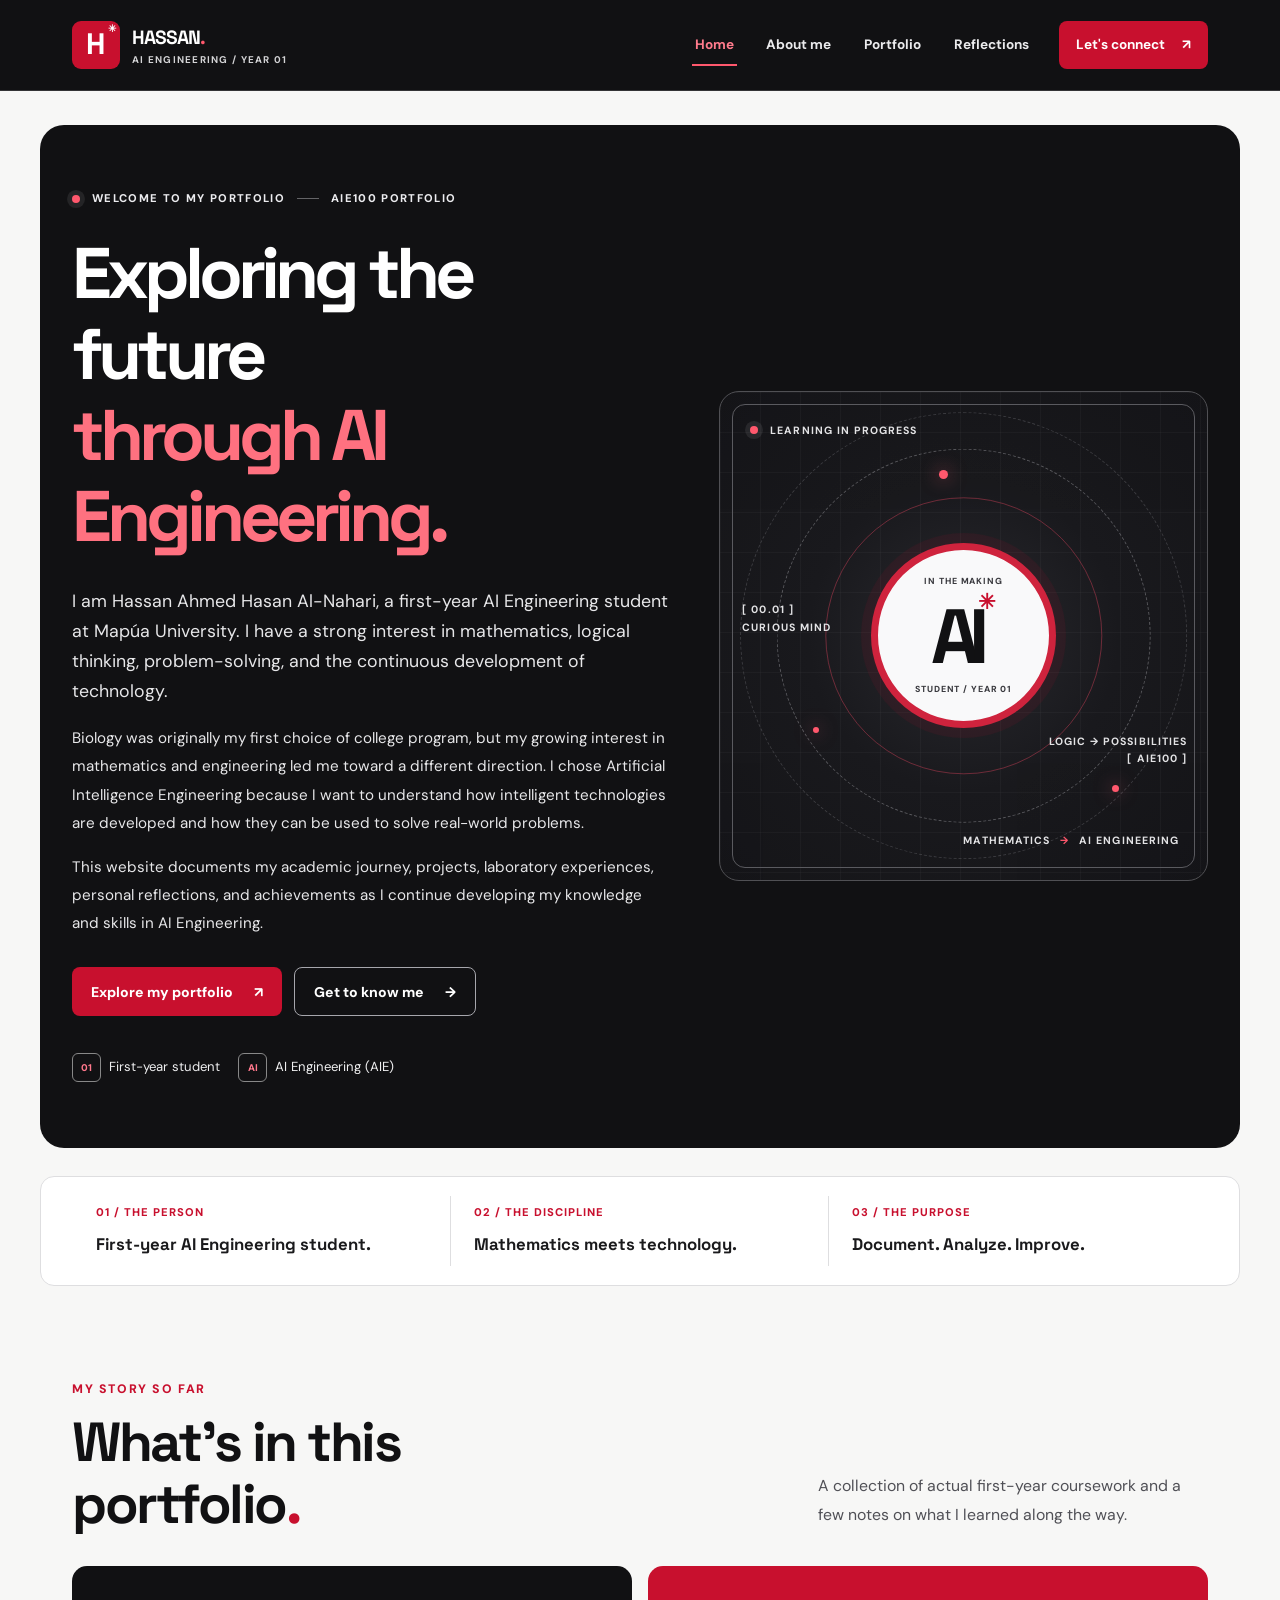
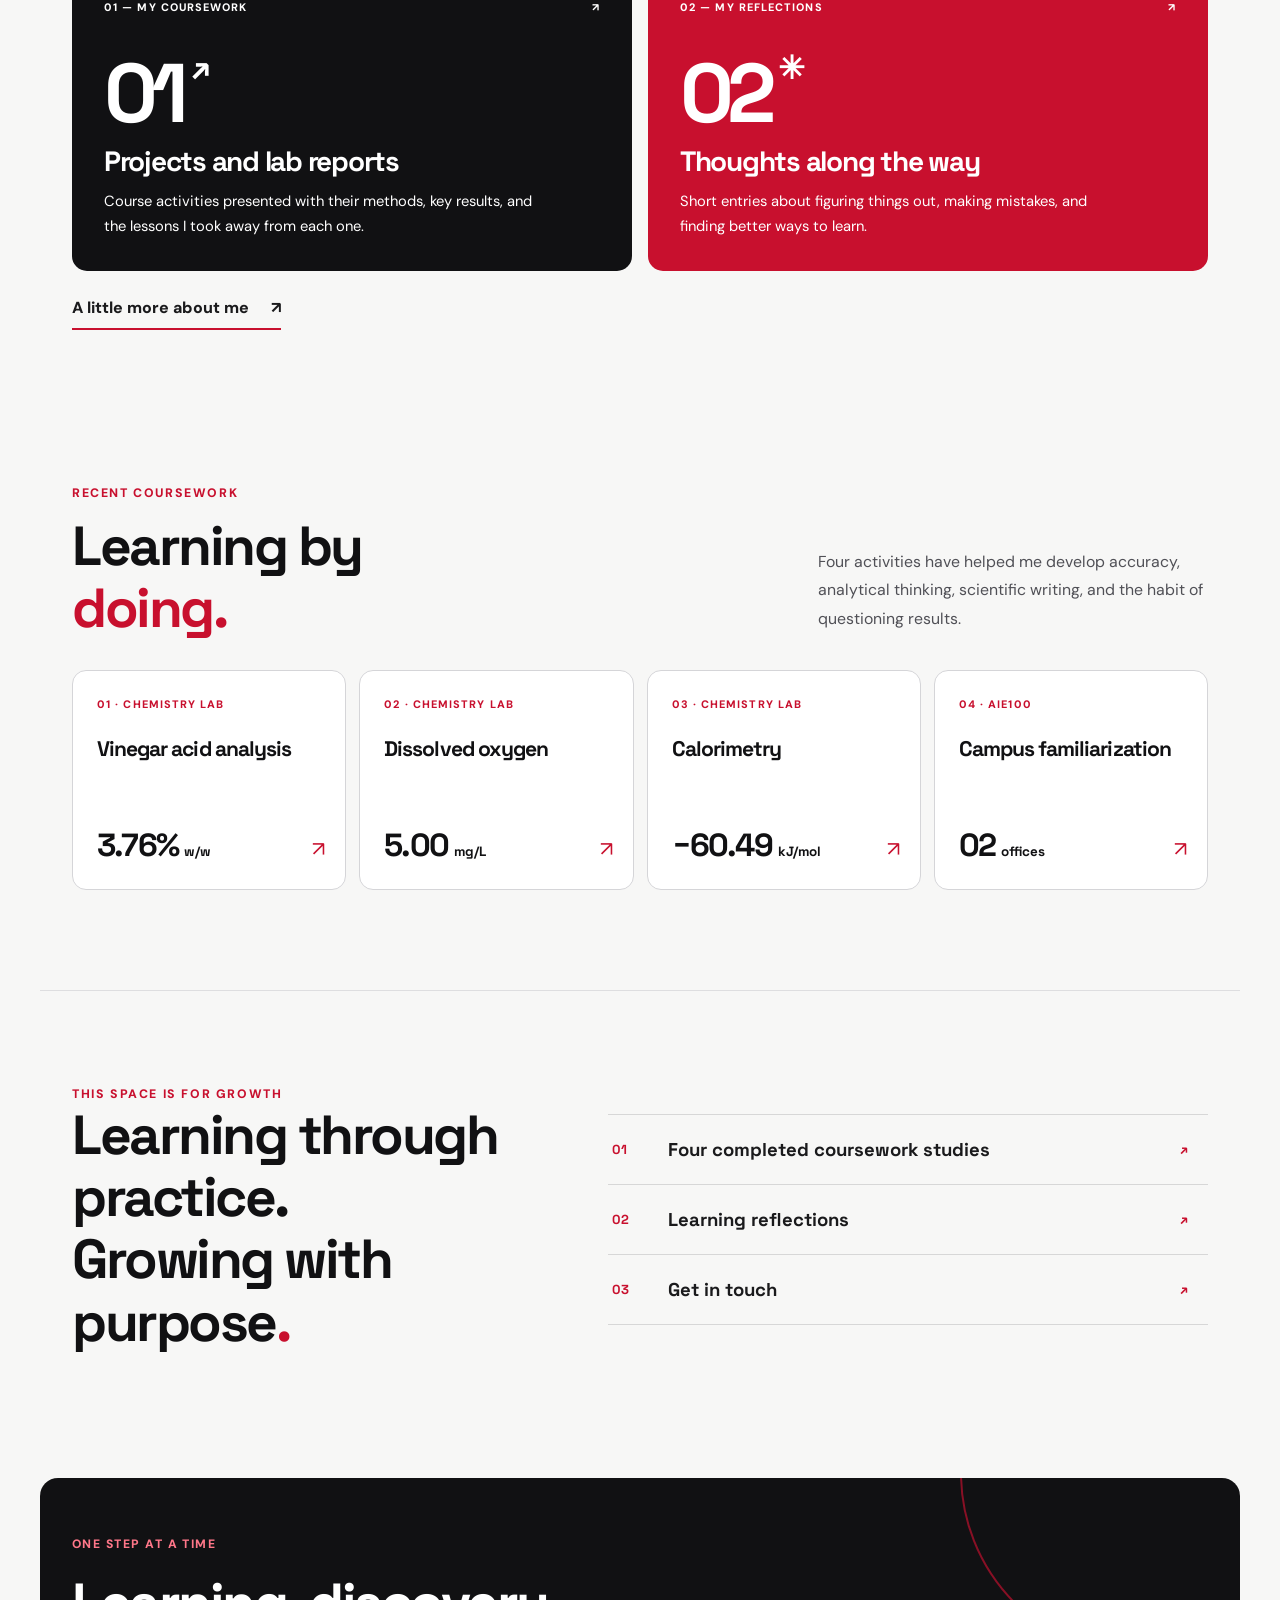
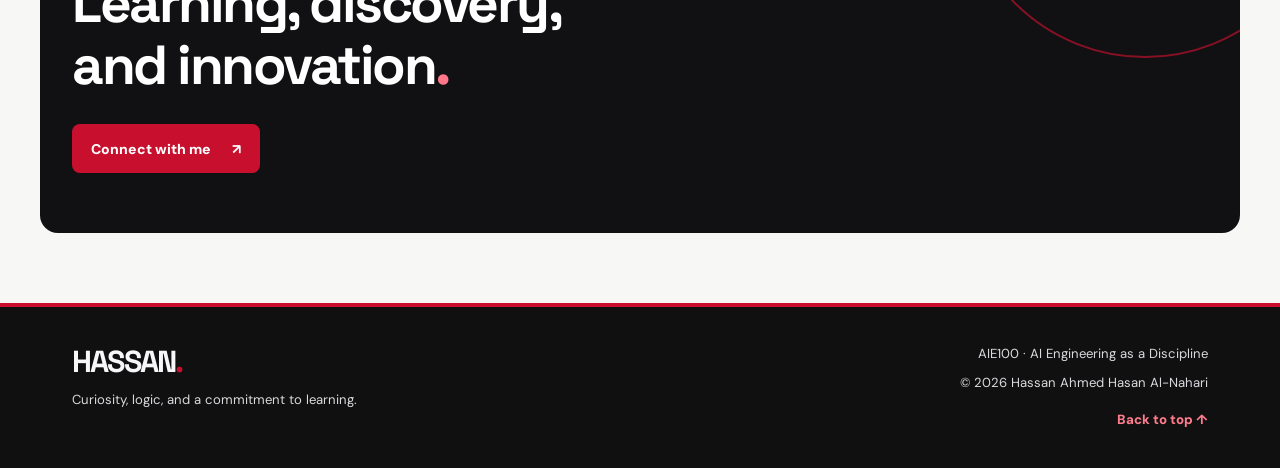
<file: index.html>
<!DOCTYPE html>

<html lang="en">
<head>
<meta charset="utf-8"/>
<meta content="width=device-width,initial-scale=1" name="viewport"/>
<meta content="#111113" name="theme-color"/>
<meta content="Hassan Ahmed Hasan Al-Nahari, first-year BS AI Engineering student at Mapúa University. Academic projects, laboratory reports, and reflections." name="description"/>
<meta content="website" property="og:type"/>
<meta content="Hassan Al-Nahari | AI Engineering Portfolio" property="og:title"/>
<meta content="Meet Hassan, a first-year AI Engineering student exploring mathematics, technology, and artificial intelligence." property="og:description"/>
<link href="assets/icons/favicon.svg" rel="icon" type="image/svg+xml"/>
<link href="assets/styles.css" rel="stylesheet"/>
<script defer="" src="assets/script.js"></script>
<title>Home | Hassan Al-Nahari</title>
</head>
<body data-page="home">
<a class="skip-link" href="#main">Skip to main content</a>
<div aria-hidden="true" class="ambient ambient-one"></div><div aria-hidden="true" class="ambient ambient-two"></div>
<header class="site-header" id="top">
<div class="container nav-shell">
<a aria-label="Hassan Al-Nahari — home" class="brand" href="index.html"><span aria-hidden="true" class="brand-mark">H<span class="brand-spark">✳</span></span><span class="brand-text"><strong>HASSAN<span class="brand-dot">.</span></strong><small>AI ENGINEERING / YEAR 01</small></span></a>
<button aria-controls="site-nav" aria-expanded="false" aria-label="Toggle navigation" class="nav-toggle"><span></span><span></span><span></span></button>
<nav aria-label="Main navigation" class="site-nav" id="site-nav">
<a data-nav="home" href="index.html">Home</a>
<a data-nav="about" href="about.html">About me</a>
<a data-nav="portfolio" href="portfolio.html">Portfolio</a>
<a data-nav="reflections" href="reflections.html">Reflections</a>
<a class="nav-contact" data-nav="contact" href="contact.html">Let's connect <span aria-hidden="true">↗</span></a>
</nav>
</div>
</header>
<main id="main">
<section class="hero container">
<div class="hero-copy">
<div class="eyebrow"><span class="status-dot"></span> WELCOME TO MY PORTFOLIO <span class="eyebrow-rule"></span> AIE100 PORTFOLIO</div>
<h1>Exploring the future<br/><span class="h1-emphasis">through AI Engineering.</span></h1>
<p class="lead">I am Hassan Ahmed Hasan Al-Nahari, a first-year AI Engineering student at Mapúa University. I have a strong interest in mathematics, logical thinking, problem-solving, and the continuous development of technology.</p>
<p class="hero-secondary">Biology was originally my first choice of college program, but my growing interest in mathematics and engineering led me toward a different direction. I chose Artificial Intelligence Engineering because I want to understand how intelligent technologies are developed and how they can be used to solve real-world problems.</p><p class="hero-secondary">This website documents my academic journey, projects, laboratory experiences, personal reflections, and achievements as I continue developing my knowledge and skills in AI Engineering.</p>
<div class="hero-actions"><a class="button button-primary" href="portfolio.html">Explore my portfolio <span aria-hidden="true">↗</span></a><a class="button button-outline" href="about.html">Get to know me <span aria-hidden="true">→</span></a></div>
<div class="hero-meta"><span><span class="meta-icon">01</span> First-year student</span><span><span class="meta-icon">AI</span> AI Engineering (AIE)</span></div>
</div>
<div aria-label="Abstract visual showing the transition from curiosity to artificial intelligence" class="hero-visual">
<div class="hero-visual-label top-label"><span class="status-dot"></span> LEARNING IN PROGRESS</div>
<div class="orbit orbit-a"></div><div class="orbit orbit-b"></div><div class="orbit orbit-c"></div>
<div class="orbit-point orbit-point-a"></div><div class="orbit-point orbit-point-b"></div><div class="orbit-point orbit-point-c"></div>
<div class="core"><span class="core-top">IN THE MAKING</span><span class="core-center">AI<span>✳</span></span><span class="core-bottom">STUDENT / YEAR 01</span></div>
<div class="coordinate coordinate-left">[ 00.01 ]<br/>CURIOUS MIND</div>
<div class="coordinate coordinate-right">LOGIC → POSSIBILITIES<br/>[ AIE100 ]</div>
<div class="hero-visual-label bottom-label">MATHEMATICS <span>→</span> AI ENGINEERING</div>
</div>
</section>
<section aria-label="Portfolio overview" class="container info-ribbon">
<div class="ribbon-cell"><span>01 / THE PERSON</span><strong>First-year AI Engineering student.</strong></div>
<div class="ribbon-cell"><span>02 / THE DISCIPLINE</span><strong>Mathematics meets technology.</strong></div>
<div class="ribbon-cell"><span>03 / THE PURPOSE</span><strong>Document. Analyze. Improve.</strong></div>
</section>
<section class="container section section-path">
<div class="section-heading"><div><p class="kicker">MY STORY SO FAR</p><h2>What’s in this<br/>portfolio<span class="accent">.</span></h2></div><p>A collection of actual first-year coursework and a few notes on what I learned along the way.</p></div>
<div class="path-grid">
<article class="feature-card feature-card-dark"><div class="feature-head"><span>01 — MY COURSEWORK</span><span aria-hidden="true">↗</span></div><div class="feature-symbol">01<span aria-hidden="true">↗</span></div><h3>Projects and lab reports</h3><p>Course activities presented with their methods, key results, and the lessons I took away from each one.</p></article>
<article class="feature-card feature-card-accent"><div class="feature-head"><span>02 — MY REFLECTIONS</span><span aria-hidden="true">↗</span></div><div class="feature-symbol">02<span aria-hidden="true">✳</span></div><h3>Thoughts along the way</h3><p>Short entries about figuring things out, making mistakes, and finding better ways to learn.</p></article>
</div>
<div class="center-actions"><a class="text-link" href="about.html">A little more about me <span aria-hidden="true">↗</span></a></div>
</section>
<section class="container section home-work-section"><div class="section-heading"><div><p class="kicker">RECENT COURSEWORK</p><h2>Learning by<br/><span class="accent">doing.</span></h2></div><p>Four activities have helped me develop accuracy, analytical thinking, scientific writing, and the habit of questioning results.</p></div><div class="home-work-grid"><a href="portfolio.html#vinegar"><span>01 · CHEMISTRY LAB</span><h3>Vinegar acid analysis</h3><strong>3.76% <small>w/w</small></strong><i aria-hidden="true">↗</i></a><a href="portfolio.html#water"><span>02 · CHEMISTRY LAB</span><h3>Dissolved oxygen</h3><strong>5.00 <small>mg/L</small></strong><i aria-hidden="true">↗</i></a><a href="portfolio.html#calorimetry"><span>03 · CHEMISTRY LAB</span><h3>Calorimetry</h3><strong>−60.49 <small>kJ/mol</small></strong><i aria-hidden="true">↗</i></a><a href="portfolio.html#campus"><span>04 · AIE100</span><h3>Campus familiarization</h3><strong>02 <small>offices</small></strong><i aria-hidden="true">↗</i></a></div></section>
<section class="container section section-feature-strip"><div><p class="kicker">THIS SPACE IS FOR GROWTH</p><h2>Learning through practice.<br/>Growing with purpose<span class="accent">.</span></h2></div><div class="feature-list"><a href="portfolio.html"><span>01</span><span>Four completed coursework studies</span><span>↗</span></a><a href="reflections.html"><span>02</span><span>Learning reflections</span><span>↗</span></a><a href="contact.html"><span>03</span><span>Get in touch</span><span>↗</span></a></div></section>
<section class="container closing-cta"><p>ONE STEP AT A TIME</p><h2>Learning, discovery,<br/>and innovation<span class="accent">.</span></h2><a class="button button-primary" href="contact.html">Connect with me <span aria-hidden="true">↗</span></a></section>
</main>
<footer class="site-footer">
<div class="container footer-inner">
<div><a class="footer-brand" href="index.html">HASSAN<span class="brand-dot">.</span></a><p>Curiosity, logic, and a commitment to learning.</p></div>
<div class="footer-right"><p>AIE100 · AI Engineering as a Discipline</p><p>© <span id="current-year">2026</span> Hassan Ahmed Hasan Al-Nahari</p><a class="footer-top" href="#top">Back to top ↑</a></div>
</div>
</footer>
</body>
</html>
</file>
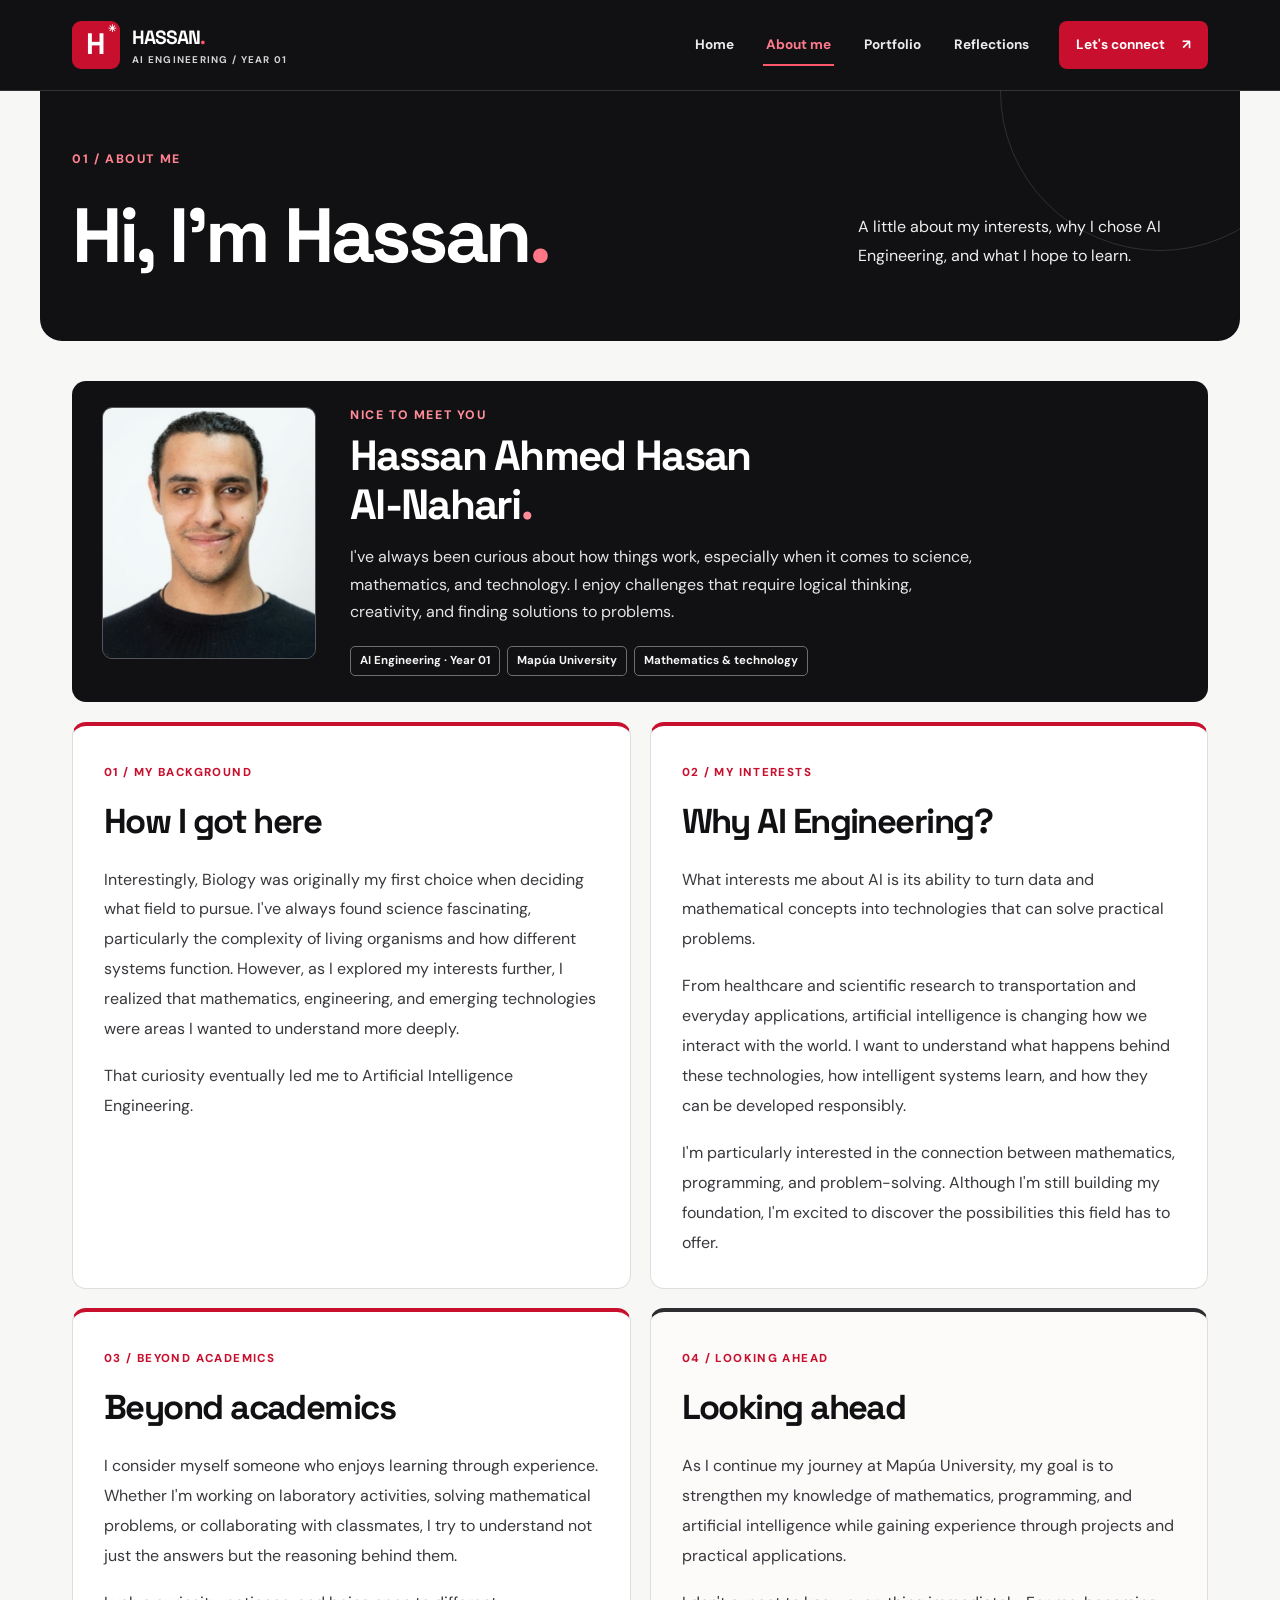
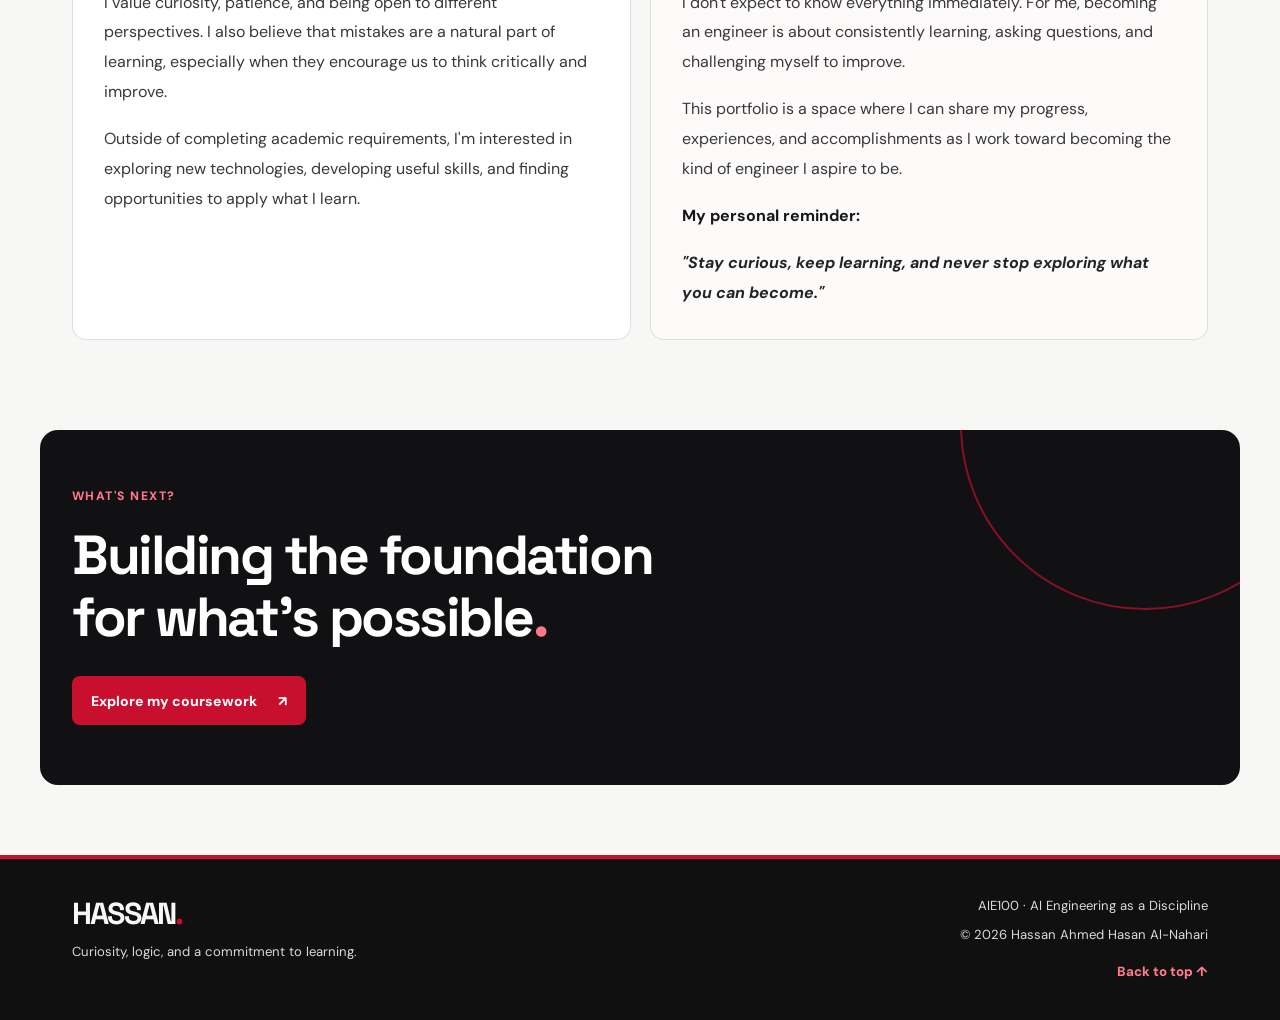
<file: about.html>
<!DOCTYPE html>

<html lang="en">
<head>
<meta charset="utf-8"/>
<meta content="width=device-width,initial-scale=1" name="viewport"/>
<meta content="#111113" name="theme-color"/>
<meta content="Meet Hassan Al-Nahari: a first-year AI Engineering student at Mapúa University. My background, interests, personal goals, and profile." name="description"/>
<meta content="website" property="og:type"/>
<meta content="Hassan Al-Nahari | AI Engineering Portfolio" property="og:title"/>
<meta content="Meet Hassan Al-Nahari, a first-year AI Engineering student at Mapúa University. Projects, personal reflections, and academic progress." property="og:description"/>
<link href="assets/icons/favicon.svg" rel="icon" type="image/svg+xml"/>
<link href="assets/styles.css" rel="stylesheet"/>
<script defer="" src="assets/script.js"></script>
<title>About Me | Hassan Al-Nahari</title>
</head>
<body data-page="about">
<a class="skip-link" href="#main">Skip to main content</a>
<div aria-hidden="true" class="ambient ambient-one"></div><div aria-hidden="true" class="ambient ambient-two"></div>
<header class="site-header" id="top">
<div class="container nav-shell">
<a aria-label="Hassan Al-Nahari — home" class="brand" href="index.html"><span aria-hidden="true" class="brand-mark">H<span class="brand-spark">✳</span></span><span class="brand-text"><strong>HASSAN<span class="brand-dot">.</span></strong><small>AI ENGINEERING / YEAR 01</small></span></a>
<button aria-controls="site-nav" aria-expanded="false" aria-label="Toggle navigation" class="nav-toggle"><span></span><span></span><span></span></button>
<nav aria-label="Main navigation" class="site-nav" id="site-nav">
<a data-nav="home" href="index.html">Home</a>
<a data-nav="about" href="about.html">About me</a>
<a data-nav="portfolio" href="portfolio.html">Portfolio</a>
<a data-nav="reflections" href="reflections.html">Reflections</a>
<a class="nav-contact" data-nav="contact" href="contact.html">Let's connect <span aria-hidden="true">↗</span></a>
</nav>
</div>
</header>
<main id="main">
<section class="page-intro container"><p class="kicker">01 / ABOUT ME</p>
<div class="page-intro-row"><h1>Hi, I'm Hassan<span class="accent">.</span></h1>
<p>A little about my interests, why I chose AI Engineering, and what I hope to learn.</p></div></section>
<section class="container section-short"><div class="about-profile-head"><div class="portrait-frame"><img alt="Portrait of Hassan Ahmed Hasan Al-Nahari" decoding="async" height="1133" loading="eager" src="assets/images/hassan-profile.jpg" width="850"/></div>
<div class="profile-intro"><p class="kicker">NICE TO MEET YOU</p>
<h2>Hassan Ahmed Hasan<br/>Al-Nahari<span class="accent">.</span></h2>
<p>I've always been curious about how things work, especially when it comes to science, mathematics, and technology. I enjoy challenges that require logical thinking, creativity, and finding solutions to problems.</p>
<div class="profile-tags"><span>AI Engineering · Year 01</span><span>Mapúa University</span><span>Mathematics &amp; technology</span></div>
</div></div><div class="about-detail-grid"><article class="about-content-panel"><span class="detail-index">01 / MY BACKGROUND</span><h2>How I got here</h2><div class="rich-content"><p>Interestingly, Biology was originally my first choice when deciding what field to pursue. I've always found science fascinating, particularly the complexity of living organisms and how different systems function. However, as I explored my interests further, I realized that mathematics, engineering, and emerging technologies were areas I wanted to understand more deeply.</p>
<p>That curiosity eventually led me to Artificial Intelligence Engineering.</p>
</div></article><article class="about-content-panel"><span class="detail-index">02 / MY INTERESTS</span><h2>Why AI Engineering?</h2><div class="rich-content"><p>What interests me about AI is its ability to turn data and mathematical concepts into technologies that can solve practical problems.</p>
<p>From healthcare and scientific research to transportation and everyday applications, artificial intelligence is changing how we interact with the world. I want to understand what happens behind these technologies, how intelligent systems learn, and how they can be developed responsibly.</p>
<p>I'm particularly interested in the connection between mathematics, programming, and problem-solving. Although I'm still building my foundation, I'm excited to discover the possibilities this field has to offer.</p>
</div></article><article class="about-content-panel"><span class="detail-index">03 / BEYOND ACADEMICS</span><h2>Beyond academics</h2><div class="rich-content"><p>I consider myself someone who enjoys learning through experience. Whether I'm working on laboratory activities, solving mathematical problems, or collaborating with classmates, I try to understand not just the answers but the reasoning behind them.</p>
<p>I value curiosity, patience, and being open to different perspectives. I also believe that mistakes are a natural part of learning, especially when they encourage us to think critically and improve.</p>
<p>Outside of completing academic requirements, I'm interested in exploring new technologies, developing useful skills, and finding opportunities to apply what I learn.</p>
</div></article><article class="about-content-panel about-personal-panel"><span class="detail-index">04 / LOOKING AHEAD</span><h2>Looking ahead</h2><div class="rich-content"><p>As I continue my journey at Mapúa University, my goal is to strengthen my knowledge of mathematics, programming, and artificial intelligence while gaining experience through projects and practical applications.</p>
<p>I don't expect to know everything immediately. For me, becoming an engineer is about consistently learning, asking questions, and challenging myself to improve.</p>
<p>This portfolio is a space where I can share my progress, experiences, and accomplishments as I work toward becoming the kind of engineer I aspire to be.</p>
<p><strong>My personal reminder:</strong></p>
<p><em>"Stay curious, keep learning, and never stop exploring what you can become."</em></p>
</div></article></div></section>
<section class="container closing-cta"><p>WHAT'S NEXT?</p><h2>Building the foundation<br/>for what's possible<span class="accent">.</span></h2><a class="button button-primary" href="portfolio.html">Explore my coursework <span aria-hidden="true">↗</span></a></section>
</main>
<footer class="site-footer">
<div class="container footer-inner">
<div><a class="footer-brand" href="index.html">HASSAN<span class="brand-dot">.</span></a><p>Curiosity, logic, and a commitment to learning.</p></div>
<div class="footer-right"><p>AIE100 · AI Engineering as a Discipline</p><p>© <span id="current-year">2026</span> Hassan Ahmed Hasan Al-Nahari</p><a class="footer-top" href="#top">Back to top ↑</a></div>
</div>
</footer>
</body>
</html>
</file>
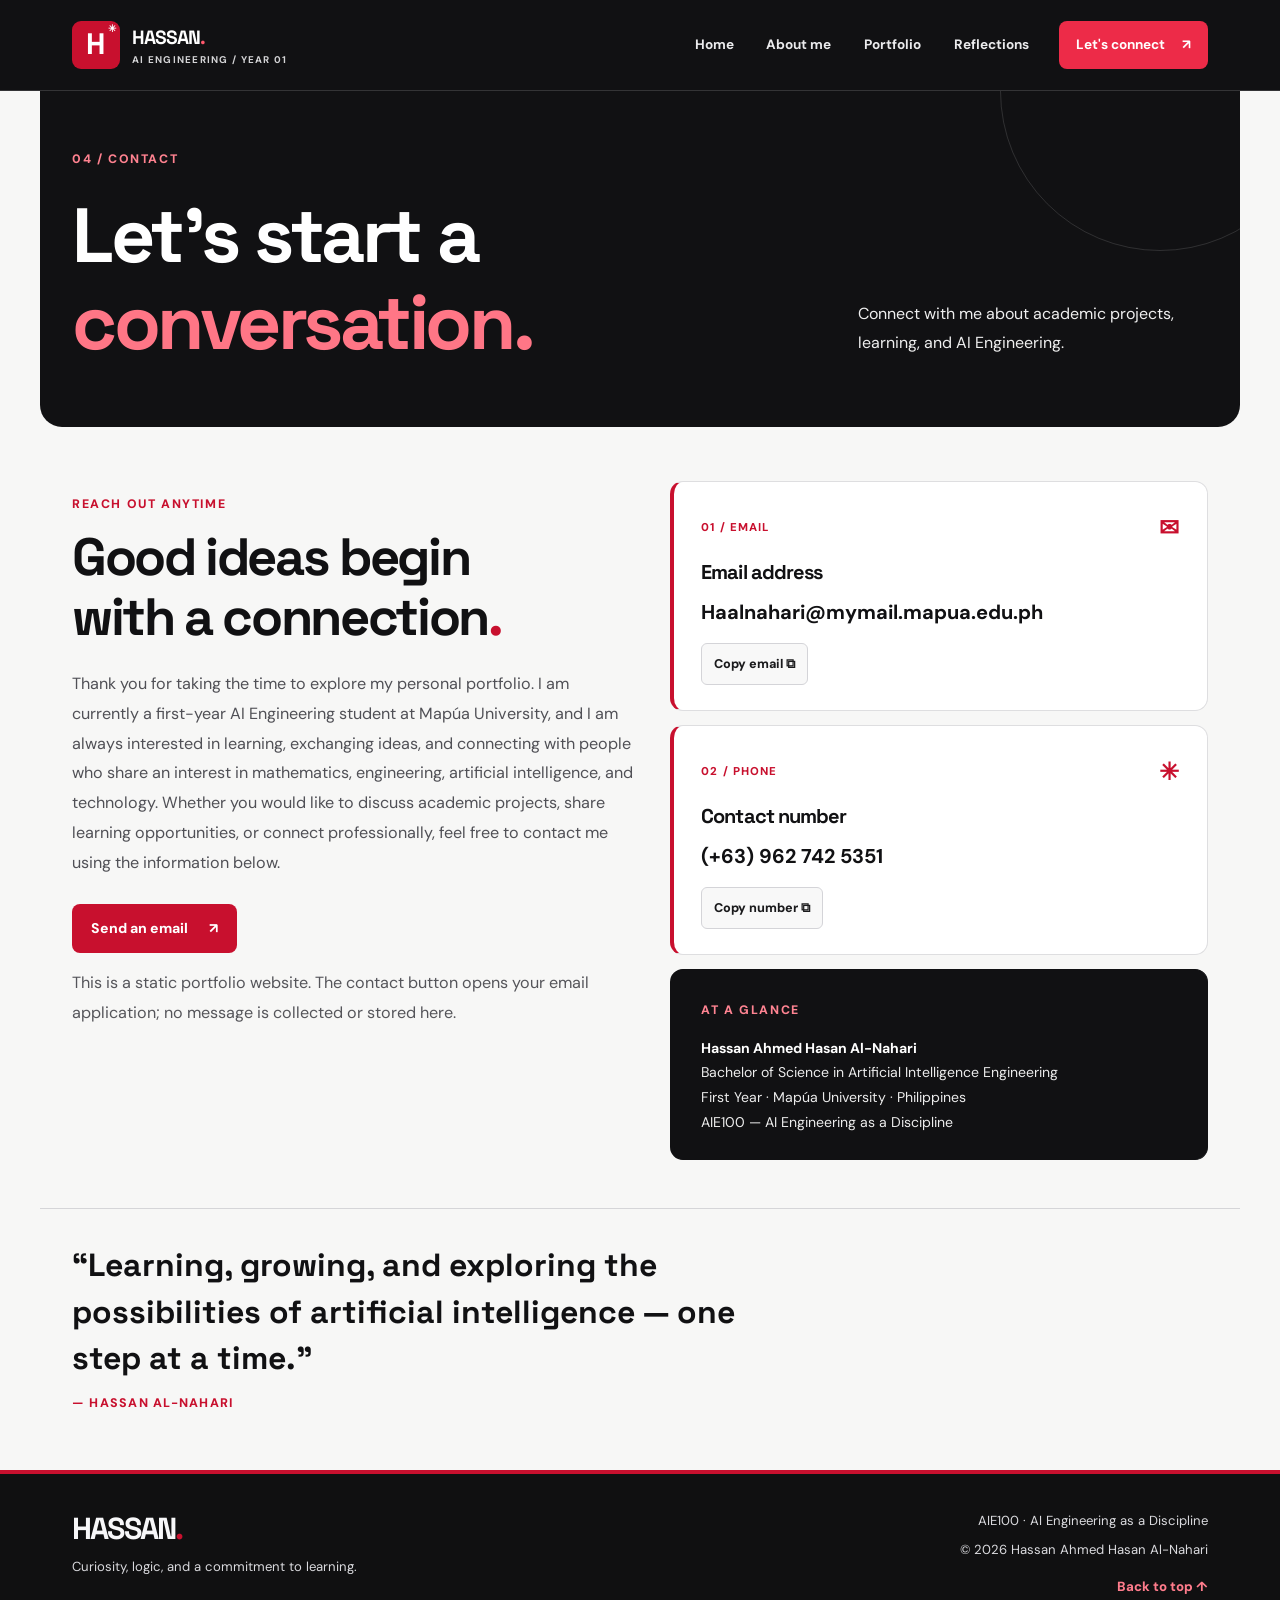
<file: contact.html>
<!DOCTYPE html>

<html lang="en">
<head>
<meta charset="utf-8"/>
<meta content="width=device-width,initial-scale=1" name="viewport"/>
<meta content="#111113" name="theme-color"/>
<meta content="Academic portfolio of Hassan Ahmed Hasan Al-Nahari, first-year AI Engineering student. Explore my journey, work, reflections, and contact information." name="description"/>
<meta content="website" property="og:type"/>
<meta content="Hassan Al-Nahari | AI Engineering Portfolio" property="og:title"/>
<meta content="Meet Hassan Al-Nahari, a first-year AI Engineering student at Mapúa University. Projects, personal reflections, and academic progress." property="og:description"/>
<link href="assets/icons/favicon.svg" rel="icon" type="image/svg+xml"/>
<link href="assets/styles.css" rel="stylesheet"/>
<script defer="" src="assets/script.js"></script>
<title>Contact | Hassan Al-Nahari</title>
</head>
<body data-page="contact">
<a class="skip-link" href="#main">Skip to main content</a>
<div aria-hidden="true" class="ambient ambient-one"></div><div aria-hidden="true" class="ambient ambient-two"></div>
<header class="site-header" id="top">
<div class="container nav-shell">
<a aria-label="Hassan Al-Nahari — home" class="brand" href="index.html"><span aria-hidden="true" class="brand-mark">H<span class="brand-spark">✳</span></span><span class="brand-text"><strong>HASSAN<span class="brand-dot">.</span></strong><small>AI ENGINEERING / YEAR 01</small></span></a>
<button aria-controls="site-nav" aria-expanded="false" aria-label="Toggle navigation" class="nav-toggle"><span></span><span></span><span></span></button>
<nav aria-label="Main navigation" class="site-nav" id="site-nav">
<a data-nav="home" href="index.html">Home</a>
<a data-nav="about" href="about.html">About me</a>
<a data-nav="portfolio" href="portfolio.html">Portfolio</a>
<a data-nav="reflections" href="reflections.html">Reflections</a>
<a class="nav-contact" data-nav="contact" href="contact.html">Let's connect <span aria-hidden="true">↗</span></a>
</nav>
</div>
</header>
<main id="main">
<section class="page-intro container"><p class="kicker">04 / CONTACT</p><div class="page-intro-row"><h1>Let's start a<br/><span class="accent">conversation.</span></h1><p>Connect with me about academic projects, learning, and AI Engineering.</p></div></section>
<section class="container section-short contact-grid"><div class="contact-main"><p class="kicker">REACH OUT ANYTIME</p><h2>Good ideas begin<br/>with a connection<span class="accent">.</span></h2><p>Thank you for taking the time to explore my personal portfolio. I am currently a first-year AI Engineering student at Mapúa University, and I am always interested in learning, exchanging ideas, and connecting with people who share an interest in mathematics, engineering, artificial intelligence, and technology. Whether you would like to discuss academic projects, share learning opportunities, or connect professionally, feel free to contact me using the information below.</p><div class="contact-button-row"><a class="button button-primary" href="mailto:Haalnahari@mymail.mapua.edu.ph?subject=Hello%20Hassan%20-%20Portfolio%20Inquiry">Send an email <span aria-hidden="true">↗</span></a></div><p class="contact-note">This is a static portfolio website. The contact button opens your email application; no message is collected or stored here.</p></div>
<div class="contact-methods"><div class="contact-card"><div class="contact-card-top"><span>01 / EMAIL</span><span aria-hidden="true">✉</span></div><h3>Email address</h3><a class="contact-address" href="mailto:Haalnahari@mymail.mapua.edu.ph">Haalnahari@<wbr/>mymail.mapua.edu.ph</a><button class="copy-button" data-copy="Haalnahari@mymail.mapua.edu.ph" type="button">Copy email <span aria-hidden="true">⧉</span></button></div><div class="contact-card"><div class="contact-card-top"><span>02 / PHONE</span><span aria-hidden="true">✳</span></div><h3>Contact number</h3><a class="contact-address" href="tel:+639627425351">(+63) 962 742 5351</a><button class="copy-button" data-copy="+639627425351" type="button">Copy number <span aria-hidden="true">⧉</span></button></div><div class="contact-card contact-card-mini"><span class="small-label">AT A GLANCE</span><p><strong>Hassan Ahmed Hasan Al-Nahari</strong><br/>Bachelor of Science in Artificial Intelligence Engineering<br/>First Year · Mapúa University · Philippines<br/>AIE100 — AI Engineering as a Discipline</p></div></div></section>
<section class="container quote-band"><p>“Learning, growing, and exploring the possibilities of artificial intelligence — one step at a time.”</p><span>— HASSAN AL-NAHARI</span></section>
</main>
<footer class="site-footer">
<div class="container footer-inner">
<div><a class="footer-brand" href="index.html">HASSAN<span class="brand-dot">.</span></a><p>Curiosity, logic, and a commitment to learning.</p></div>
<div class="footer-right"><p>AIE100 · AI Engineering as a Discipline</p><p>© <span id="current-year">2026</span> Hassan Ahmed Hasan Al-Nahari</p><a class="footer-top" href="#top">Back to top ↑</a></div>
</div>
</footer>
</body>
</html>
</file>
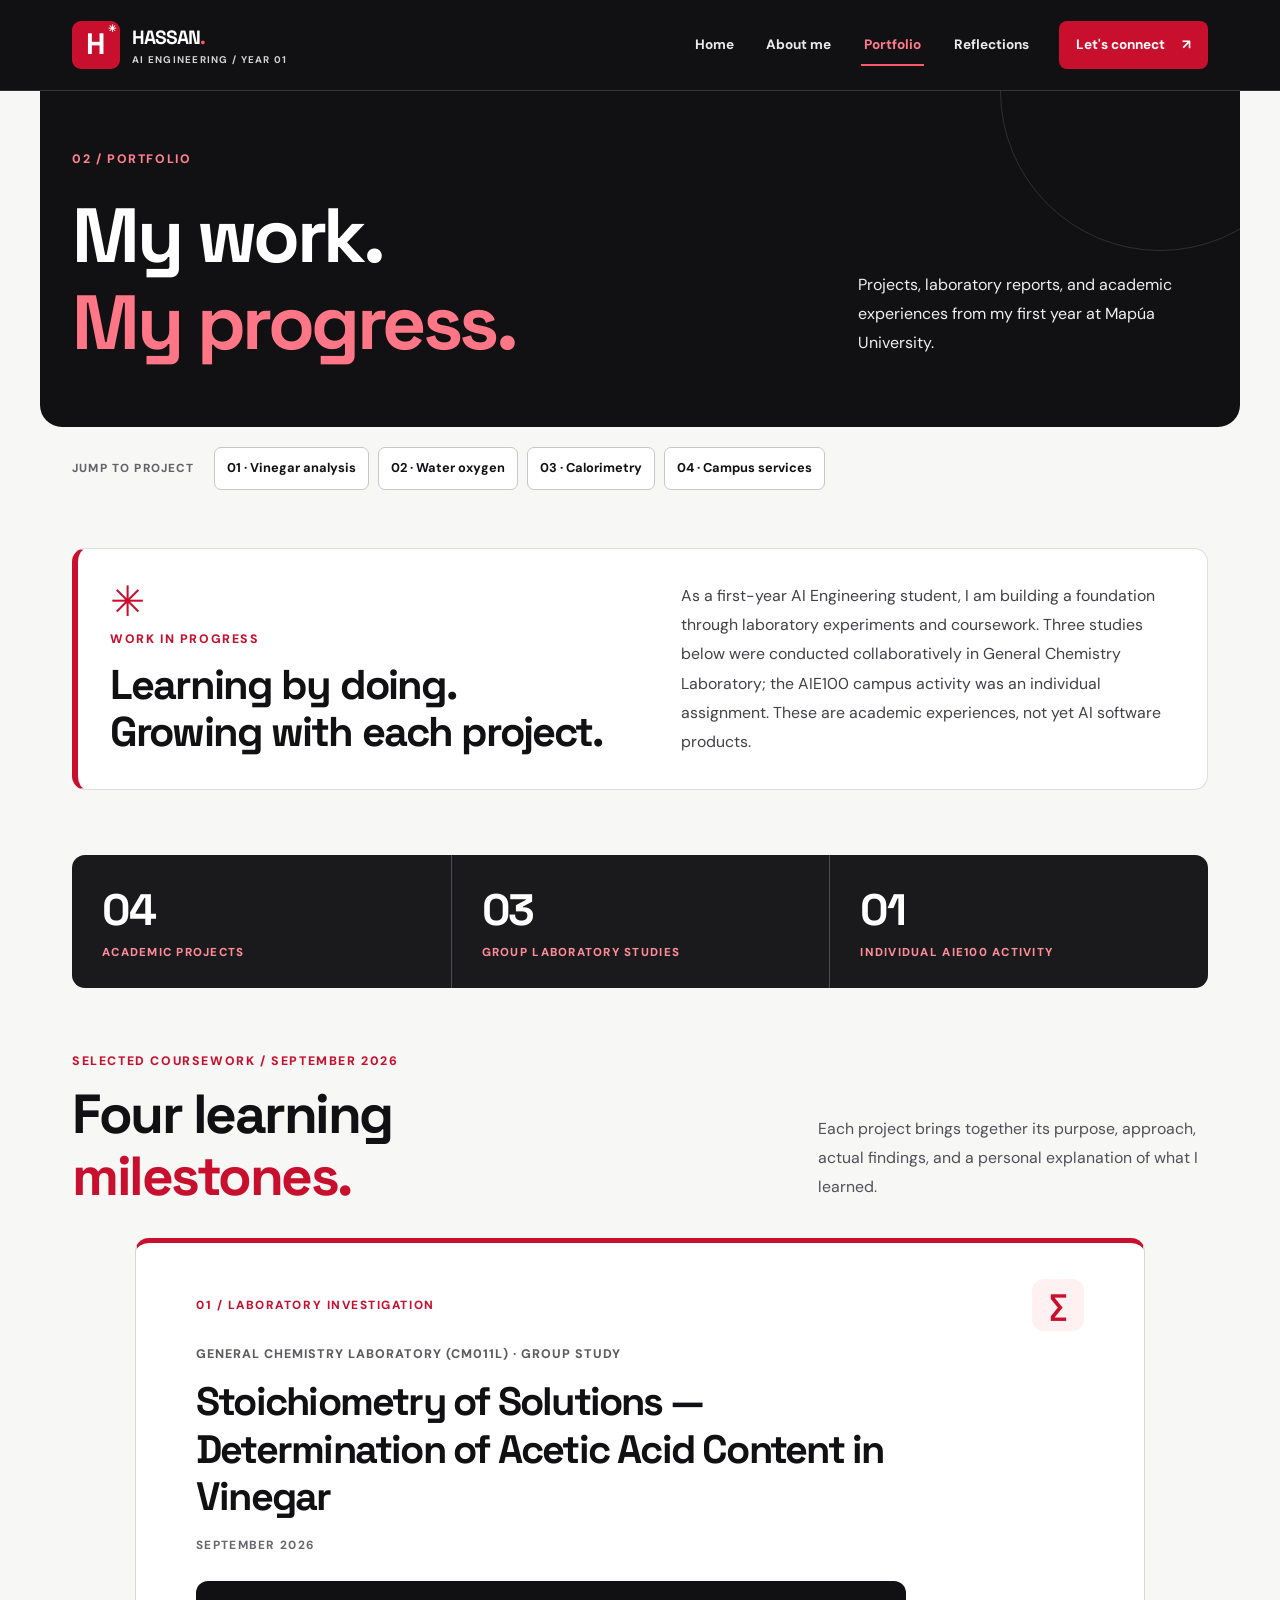
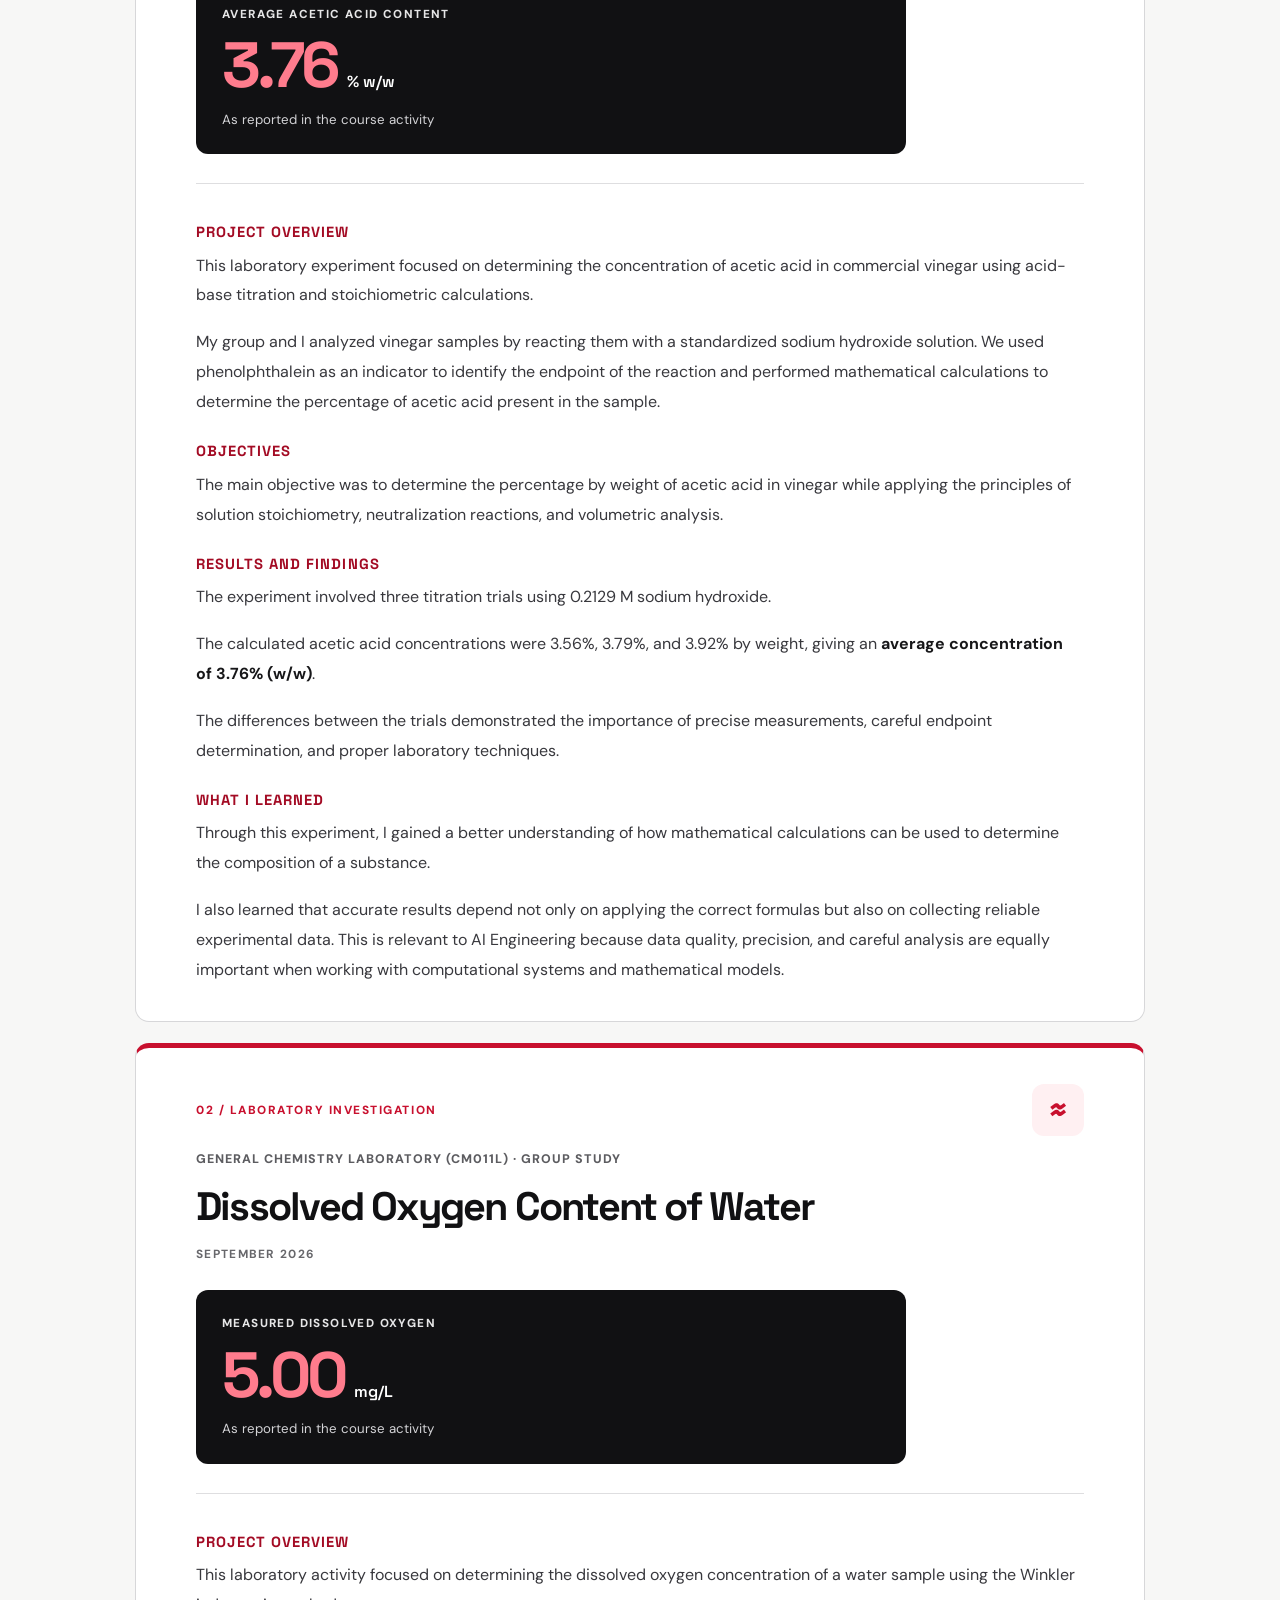
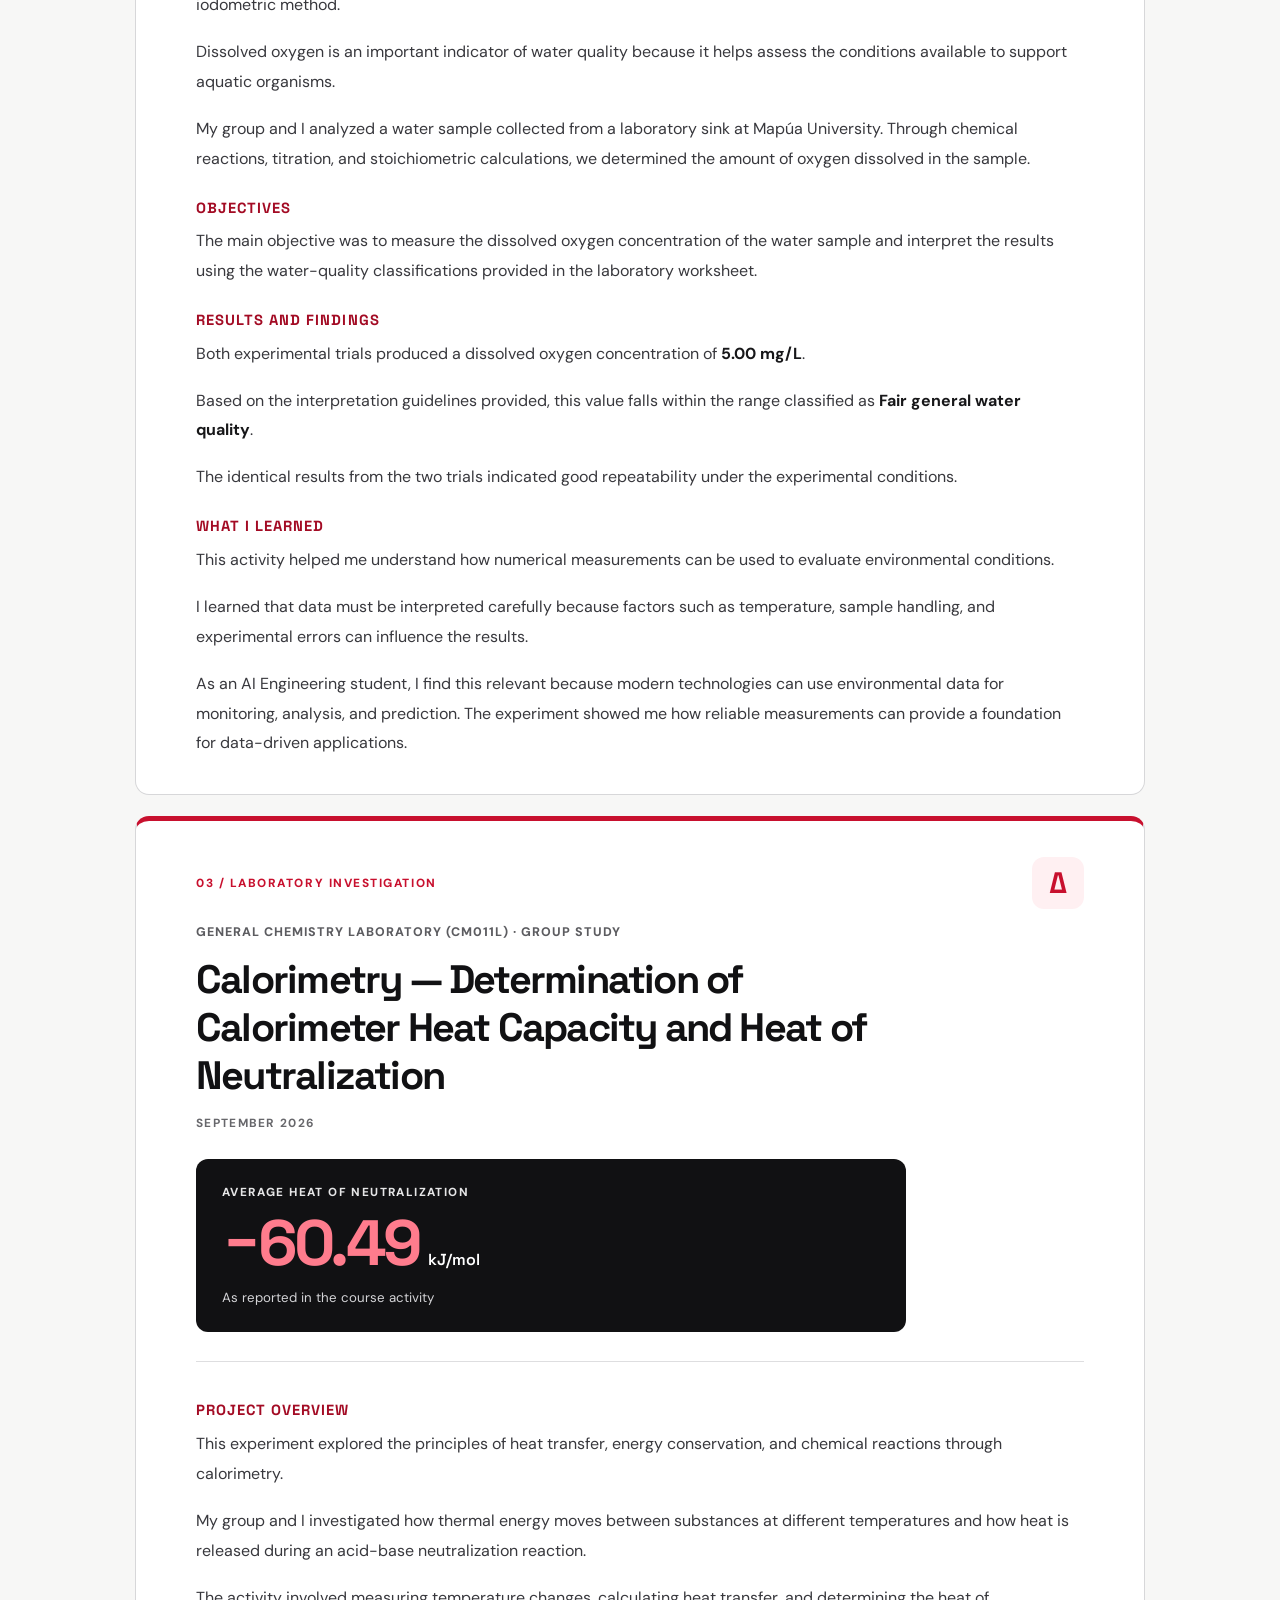
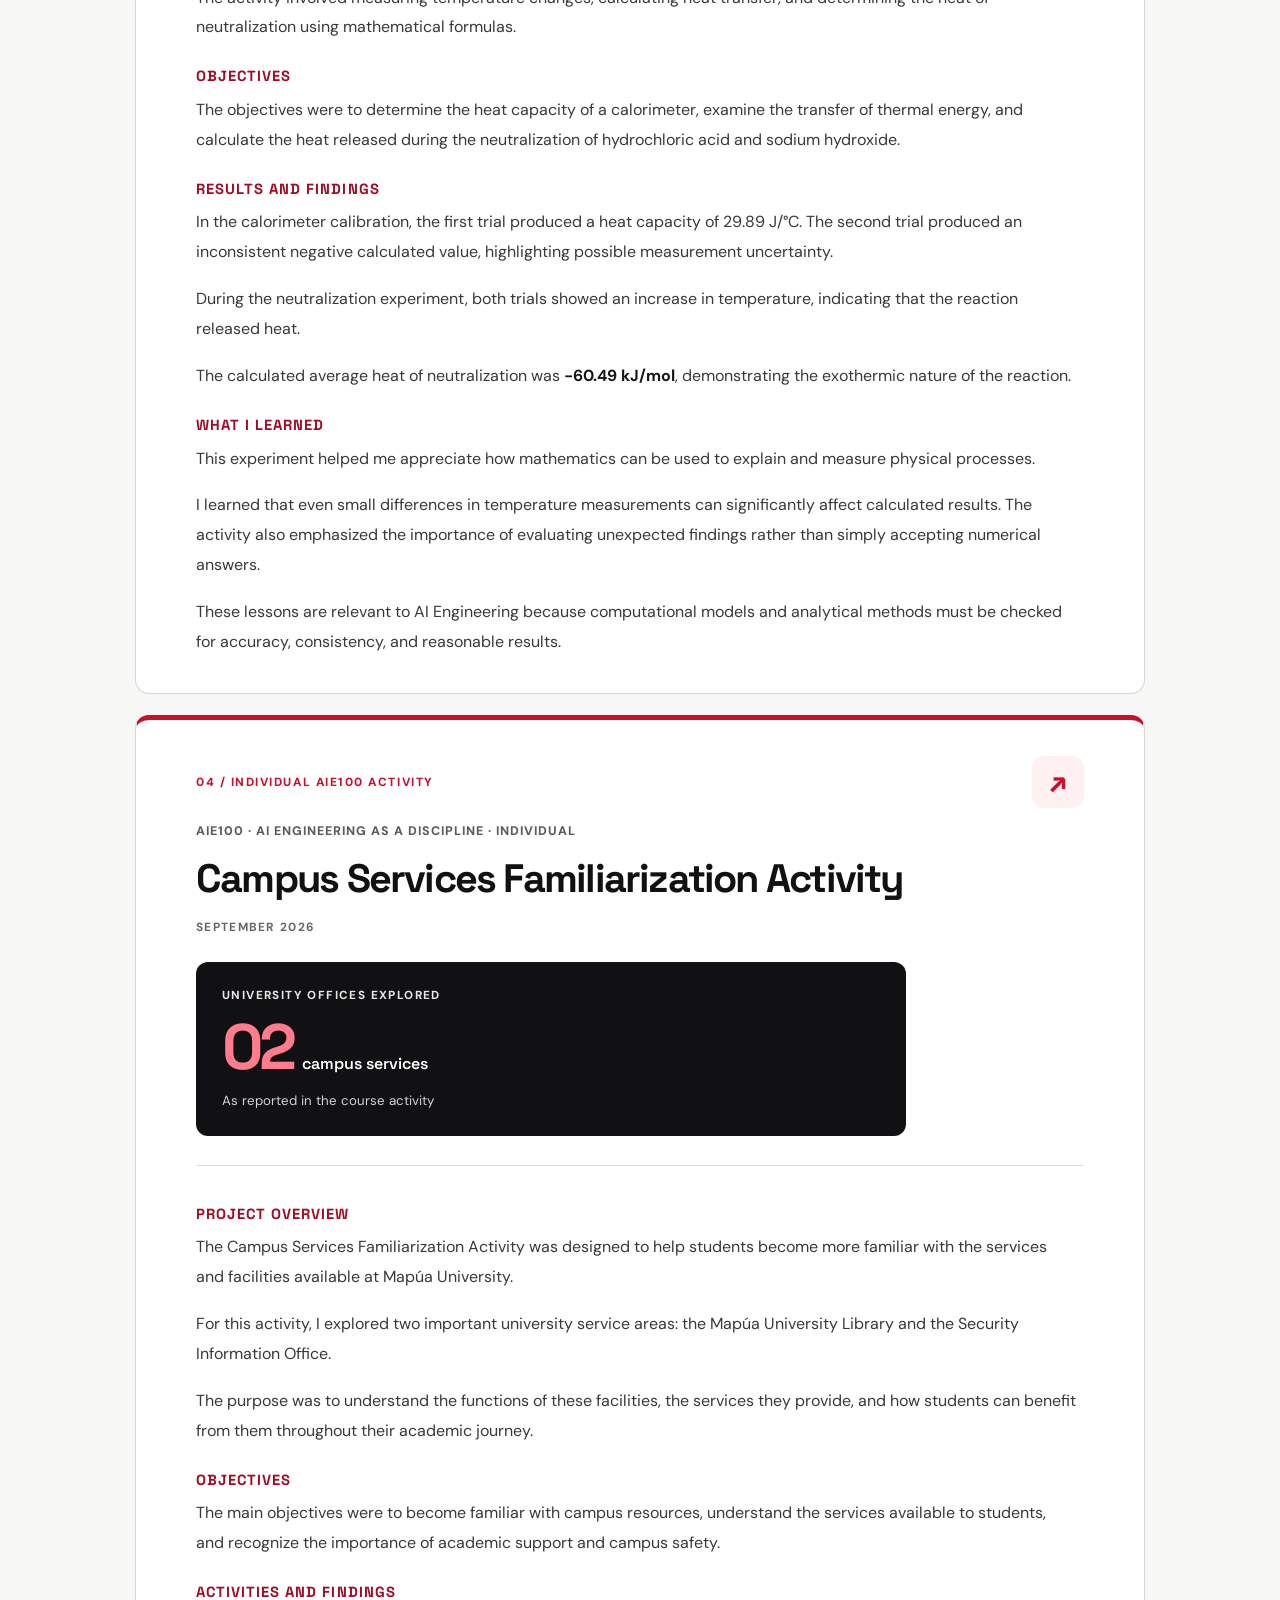
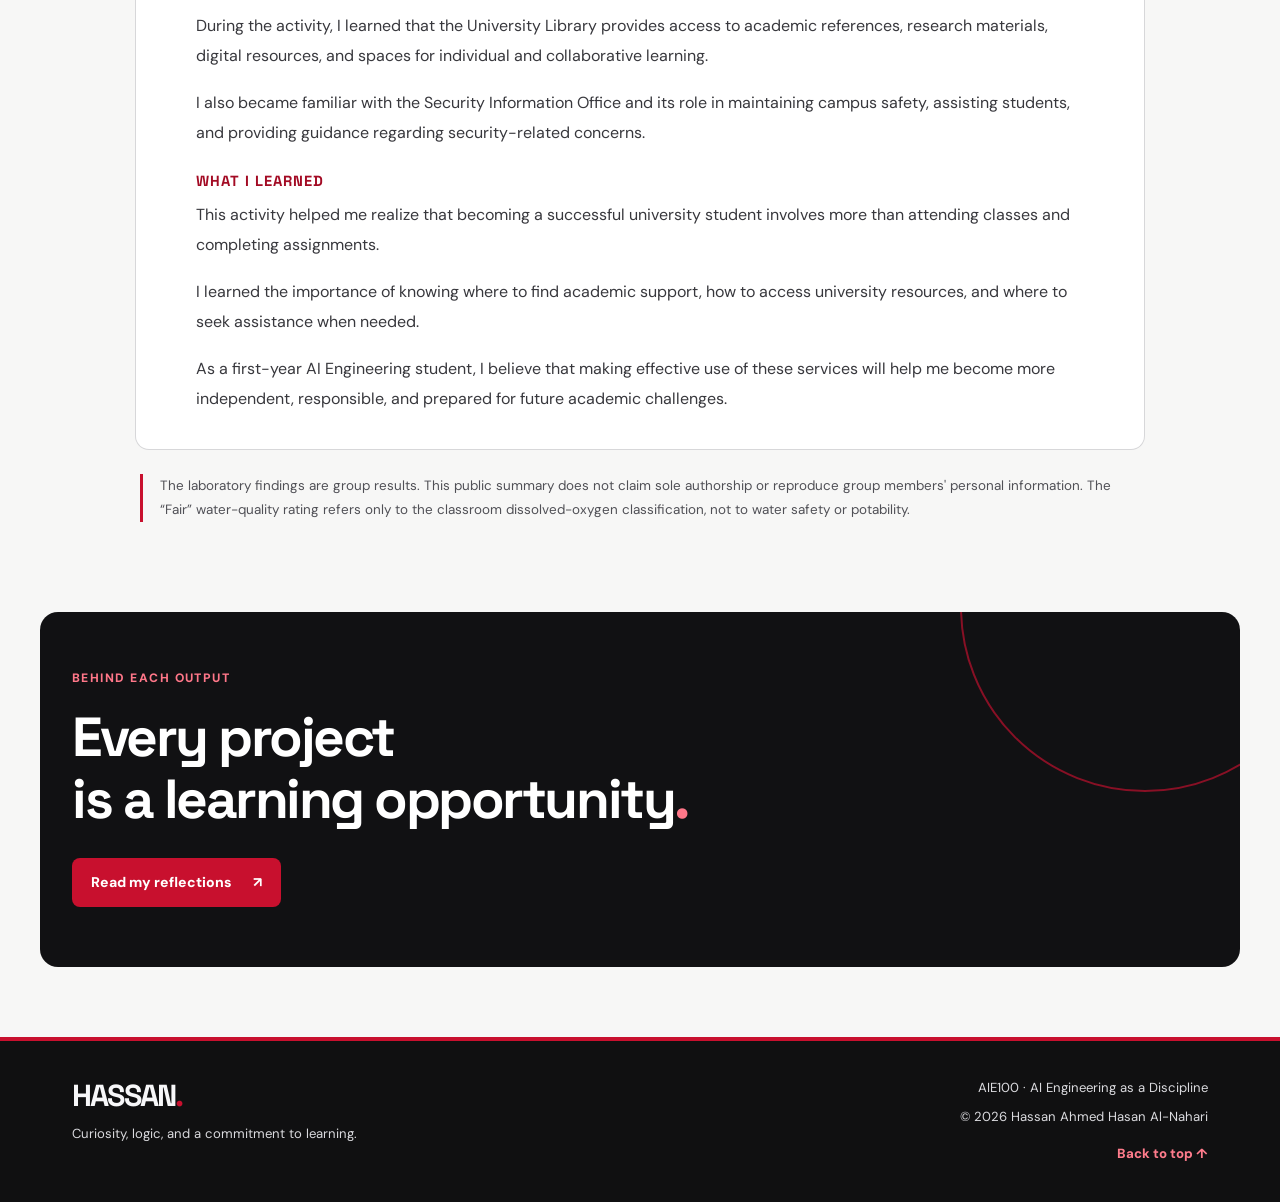
<file: portfolio.html>
<!DOCTYPE html>

<html lang="en">
<head>
<meta charset="utf-8"/>
<meta content="width=device-width,initial-scale=1" name="viewport"/>
<meta content="#111113" name="theme-color"/>
<meta content="Academic portfolio of Hassan Ahmed Hasan Al-Nahari, first-year AI Engineering student. Explore my journey, work, reflections, and contact information." name="description"/>
<meta content="website" property="og:type"/>
<meta content="Hassan Al-Nahari | AI Engineering Portfolio" property="og:title"/>
<meta content="Meet Hassan Al-Nahari, a first-year AI Engineering student at Mapúa University. Projects, personal reflections, and academic progress." property="og:description"/>
<link href="assets/icons/favicon.svg" rel="icon" type="image/svg+xml"/>
<link href="assets/styles.css" rel="stylesheet"/>
<script defer="" src="assets/script.js"></script>
<title>Portfolio | Hassan Al-Nahari</title>
</head>
<body data-page="portfolio">
<a class="skip-link" href="#main">Skip to main content</a>
<div aria-hidden="true" class="ambient ambient-one"></div><div aria-hidden="true" class="ambient ambient-two"></div>
<header class="site-header" id="top">
<div class="container nav-shell">
<a aria-label="Hassan Al-Nahari — home" class="brand" href="index.html"><span aria-hidden="true" class="brand-mark">H<span class="brand-spark">✳</span></span><span class="brand-text"><strong>HASSAN<span class="brand-dot">.</span></strong><small>AI ENGINEERING / YEAR 01</small></span></a>
<button aria-controls="site-nav" aria-expanded="false" aria-label="Toggle navigation" class="nav-toggle"><span></span><span></span><span></span></button>
<nav aria-label="Main navigation" class="site-nav" id="site-nav">
<a data-nav="home" href="index.html">Home</a>
<a data-nav="about" href="about.html">About me</a>
<a data-nav="portfolio" href="portfolio.html">Portfolio</a>
<a data-nav="reflections" href="reflections.html">Reflections</a>
<a class="nav-contact" data-nav="contact" href="contact.html">Let's connect <span aria-hidden="true">↗</span></a>
</nav>
</div>
</header>
<main id="main">
<section class="page-intro container"><p class="kicker">02 / PORTFOLIO</p><div class="page-intro-row"><h1>My work.<br/><span class="accent">My progress.</span></h1><p>Projects, laboratory reports, and academic experiences from my first year at Mapúa University.</p></div></section>
<nav aria-label="Jump to a project" class="container jump-nav"><span>JUMP TO PROJECT</span><a href="#vinegar">01 · Vinegar analysis</a><a href="#water">02 · Water oxygen</a><a href="#calorimetry">03 · Calorimetry</a><a href="#campus">04 · Campus services</a></nav>
<section class="container section-short"><div class="note-panel portfolio-note"><div><span aria-hidden="true" class="note-icon">✳</span><p class="kicker">WORK IN PROGRESS</p><h2>Learning by doing.<br/>Growing with each project.</h2></div><p>As a first-year AI Engineering student, I am building a foundation through laboratory experiments and coursework. Three studies below were conducted collaboratively in General Chemistry Laboratory; the AIE100 campus activity was an individual assignment. These are academic experiences, not yet AI software products.</p></div></section>
<section class="container section-short"><div class="portfolio-stats"><div><strong>04</strong><span>ACADEMIC PROJECTS</span></div><div><strong>03</strong><span>GROUP LABORATORY STUDIES</span></div><div><strong>01</strong><span>INDIVIDUAL AIE100 ACTIVITY</span></div></div></section>
<section class="container section-short" id="selected-work"><div class="section-heading"><div><p class="kicker">SELECTED COURSEWORK / SEPTEMBER 2026</p><h2>Four learning<br/><span class="accent">milestones.</span></h2></div><p>Each project brings together its purpose, approach, actual findings, and a personal explanation of what I learned.</p></div><div class="case-grid case-grid-expanded"><article class="case-card case-card-vinegar case-card-expanded" id="vinegar"><div class="case-top"><span class="case-index">01 / LABORATORY INVESTIGATION</span><span aria-hidden="true" class="case-icon">∑</span></div><p class="case-subject">GENERAL CHEMISTRY LABORATORY (CM011L) · GROUP STUDY</p><h3>Stoichiometry of Solutions — Determination of Acetic Acid Content in Vinegar</h3><p class="case-date">SEPTEMBER 2026</p><div class="case-result"><span>AVERAGE ACETIC ACID CONTENT</span><strong>3.76<small>% w/w</small></strong><span>As reported in the course activity</span></div><div class="rich-content case-content"><h3>Project Overview</h3>
<p>This laboratory experiment focused on determining the concentration of acetic acid in commercial vinegar using acid-base titration and stoichiometric calculations.</p>
<p>My group and I analyzed vinegar samples by reacting them with a standardized sodium hydroxide solution. We used phenolphthalein as an indicator to identify the endpoint of the reaction and performed mathematical calculations to determine the percentage of acetic acid present in the sample.</p>
<h3>Objectives</h3>
<p>The main objective was to determine the percentage by weight of acetic acid in vinegar while applying the principles of solution stoichiometry, neutralization reactions, and volumetric analysis.</p>
<h3>Results and Findings</h3>
<p>The experiment involved three titration trials using 0.2129 M sodium hydroxide.</p>
<p>The calculated acetic acid concentrations were 3.56%, 3.79%, and 3.92% by weight, giving an <strong>average concentration of 3.76% (w/w)</strong>.</p>
<p>The differences between the trials demonstrated the importance of precise measurements, careful endpoint determination, and proper laboratory techniques.</p>
<h3>What I Learned</h3>
<p>Through this experiment, I gained a better understanding of how mathematical calculations can be used to determine the composition of a substance.</p>
<p>I also learned that accurate results depend not only on applying the correct formulas but also on collecting reliable experimental data. This is relevant to AI Engineering because data quality, precision, and careful analysis are equally important when working with computational systems and mathematical models.</p>

</div></article><article class="case-card case-card-water case-card-expanded" id="water"><div class="case-top"><span class="case-index">02 / LABORATORY INVESTIGATION</span><span aria-hidden="true" class="case-icon">≈</span></div><p class="case-subject">GENERAL CHEMISTRY LABORATORY (CM011L) · GROUP STUDY</p><h3>Dissolved Oxygen Content of Water</h3><p class="case-date">SEPTEMBER 2026</p><div class="case-result"><span>MEASURED DISSOLVED OXYGEN</span><strong>5.00<small>mg/L</small></strong><span>As reported in the course activity</span></div><div class="rich-content case-content"><h3>Project Overview</h3>
<p>This laboratory activity focused on determining the dissolved oxygen concentration of a water sample using the Winkler iodometric method.</p>
<p>Dissolved oxygen is an important indicator of water quality because it helps assess the conditions available to support aquatic organisms.</p>
<p>My group and I analyzed a water sample collected from a laboratory sink at Mapúa University. Through chemical reactions, titration, and stoichiometric calculations, we determined the amount of oxygen dissolved in the sample.</p>
<h3>Objectives</h3>
<p>The main objective was to measure the dissolved oxygen concentration of the water sample and interpret the results using the water-quality classifications provided in the laboratory worksheet.</p>
<h3>Results and Findings</h3>
<p>Both experimental trials produced a dissolved oxygen concentration of <strong>5.00 mg/L</strong>.</p>
<p>Based on the interpretation guidelines provided, this value falls within the range classified as <strong>Fair general water quality</strong>.</p>
<p>The identical results from the two trials indicated good repeatability under the experimental conditions.</p>
<h3>What I Learned</h3>
<p>This activity helped me understand how numerical measurements can be used to evaluate environmental conditions.</p>
<p>I learned that data must be interpreted carefully because factors such as temperature, sample handling, and experimental errors can influence the results.</p>
<p>As an AI Engineering student, I find this relevant because modern technologies can use environmental data for monitoring, analysis, and prediction. The experiment showed me how reliable measurements can provide a foundation for data-driven applications.</p>

</div></article><article class="case-card case-card-heat case-card-expanded" id="calorimetry"><div class="case-top"><span class="case-index">03 / LABORATORY INVESTIGATION</span><span aria-hidden="true" class="case-icon">∆</span></div><p class="case-subject">GENERAL CHEMISTRY LABORATORY (CM011L) · GROUP STUDY</p><h3>Calorimetry — Determination of Calorimeter Heat Capacity and Heat of Neutralization</h3><p class="case-date">SEPTEMBER 2026</p><div class="case-result"><span>AVERAGE HEAT OF NEUTRALIZATION</span><strong>−60.49<small>kJ/mol</small></strong><span>As reported in the course activity</span></div><div class="rich-content case-content"><h3>Project Overview</h3>
<p>This experiment explored the principles of heat transfer, energy conservation, and chemical reactions through calorimetry.</p>
<p>My group and I investigated how thermal energy moves between substances at different temperatures and how heat is released during an acid-base neutralization reaction.</p>
<p>The activity involved measuring temperature changes, calculating heat transfer, and determining the heat of neutralization using mathematical formulas.</p>
<h3>Objectives</h3>
<p>The objectives were to determine the heat capacity of a calorimeter, examine the transfer of thermal energy, and calculate the heat released during the neutralization of hydrochloric acid and sodium hydroxide.</p>
<h3>Results and Findings</h3>
<p>In the calorimeter calibration, the first trial produced a heat capacity of 29.89 J/°C. The second trial produced an inconsistent negative calculated value, highlighting possible measurement uncertainty.</p>
<p>During the neutralization experiment, both trials showed an increase in temperature, indicating that the reaction released heat.</p>
<p>The calculated average heat of neutralization was <strong>−60.49 kJ/mol</strong>, demonstrating the exothermic nature of the reaction.</p>
<h3>What I Learned</h3>
<p>This experiment helped me appreciate how mathematics can be used to explain and measure physical processes.</p>
<p>I learned that even small differences in temperature measurements can significantly affect calculated results. The activity also emphasized the importance of evaluating unexpected findings rather than simply accepting numerical answers.</p>
<p>These lessons are relevant to AI Engineering because computational models and analytical methods must be checked for accuracy, consistency, and reasonable results.</p>

</div></article><article class="case-card case-card-campus case-card-expanded" id="campus"><div class="case-top"><span class="case-index">04 / INDIVIDUAL AIE100 ACTIVITY</span><span aria-hidden="true" class="case-icon">↗</span></div><p class="case-subject">AIE100 · AI ENGINEERING AS A DISCIPLINE · INDIVIDUAL</p><h3>Campus Services Familiarization Activity</h3><p class="case-date">SEPTEMBER 2026</p><div class="case-result"><span>UNIVERSITY OFFICES EXPLORED</span><strong>02<small>campus services</small></strong><span>As reported in the course activity</span></div><div class="rich-content case-content"><h3>Project Overview</h3>
<p>The Campus Services Familiarization Activity was designed to help students become more familiar with the services and facilities available at Mapúa University.</p>
<p>For this activity, I explored two important university service areas: the Mapúa University Library and the Security Information Office.</p>
<p>The purpose was to understand the functions of these facilities, the services they provide, and how students can benefit from them throughout their academic journey.</p>
<h3>Objectives</h3>
<p>The main objectives were to become familiar with campus resources, understand the services available to students, and recognize the importance of academic support and campus safety.</p>
<h3>Activities and Findings</h3>
<p>During the activity, I learned that the University Library provides access to academic references, research materials, digital resources, and spaces for individual and collaborative learning.</p>
<p>I also became familiar with the Security Information Office and its role in maintaining campus safety, assisting students, and providing guidance regarding security-related concerns.</p>
<h3>What I Learned</h3>
<p>This activity helped me realize that becoming a successful university student involves more than attending classes and completing assignments.</p>
<p>I learned the importance of knowing where to find academic support, how to access university resources, and where to seek assistance when needed.</p>
<p>As a first-year AI Engineering student, I believe that making effective use of these services will help me become more independent, responsible, and prepared for future academic challenges.</p>
</div></article></div><p class="portfolio-footnote">The laboratory findings are group results. This public summary does not claim sole authorship or reproduce group members' personal information. The “Fair” water-quality rating refers only to the classroom dissolved-oxygen classification, not to water safety or potability.</p></section>
<section class="container closing-cta"><p>BEHIND EACH OUTPUT</p><h2>Every project<br/>is a learning opportunity<span class="accent">.</span></h2><a class="button button-primary" href="reflections.html">Read my reflections <span aria-hidden="true">↗</span></a></section>
</main>
<footer class="site-footer">
<div class="container footer-inner">
<div><a class="footer-brand" href="index.html">HASSAN<span class="brand-dot">.</span></a><p>Curiosity, logic, and a commitment to learning.</p></div>
<div class="footer-right"><p>AIE100 · AI Engineering as a Discipline</p><p>© <span id="current-year">2026</span> Hassan Ahmed Hasan Al-Nahari</p><a class="footer-top" href="#top">Back to top ↑</a></div>
</div>
</footer>
</body>
</html>
</file>
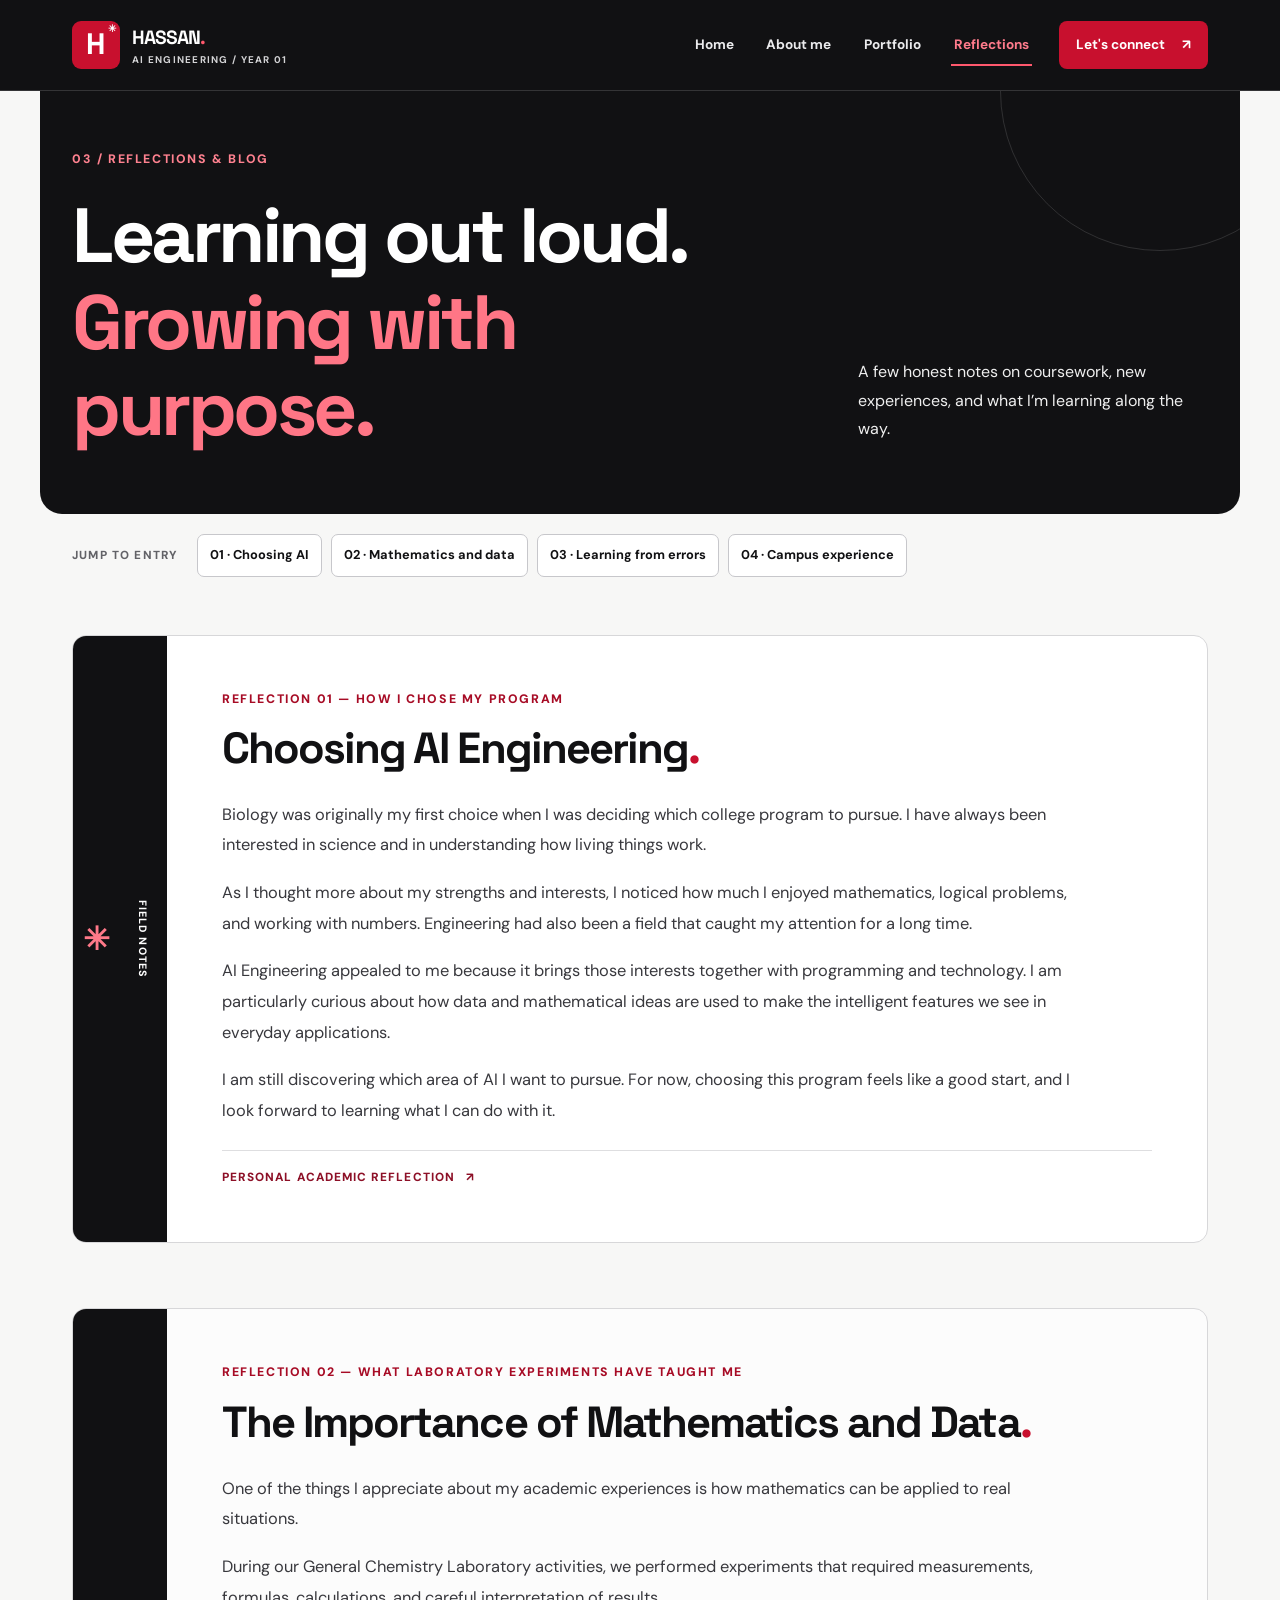
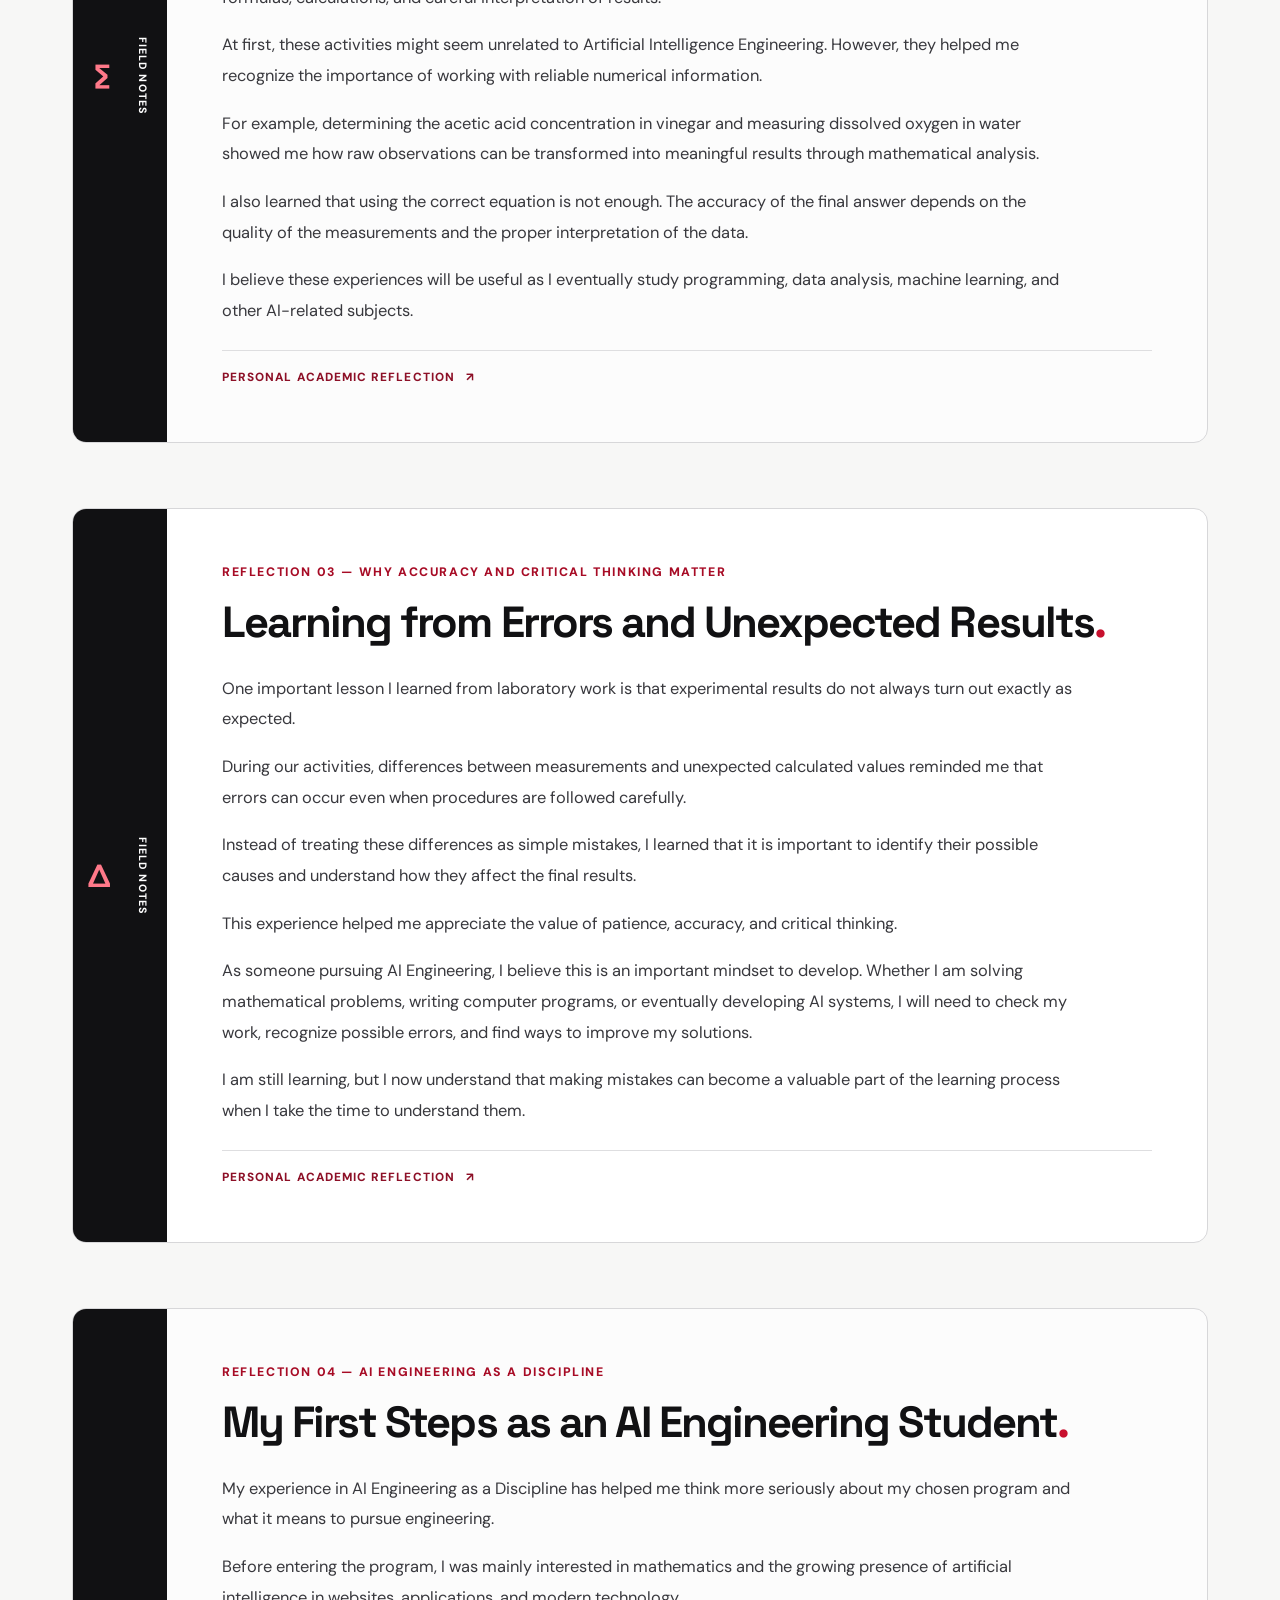
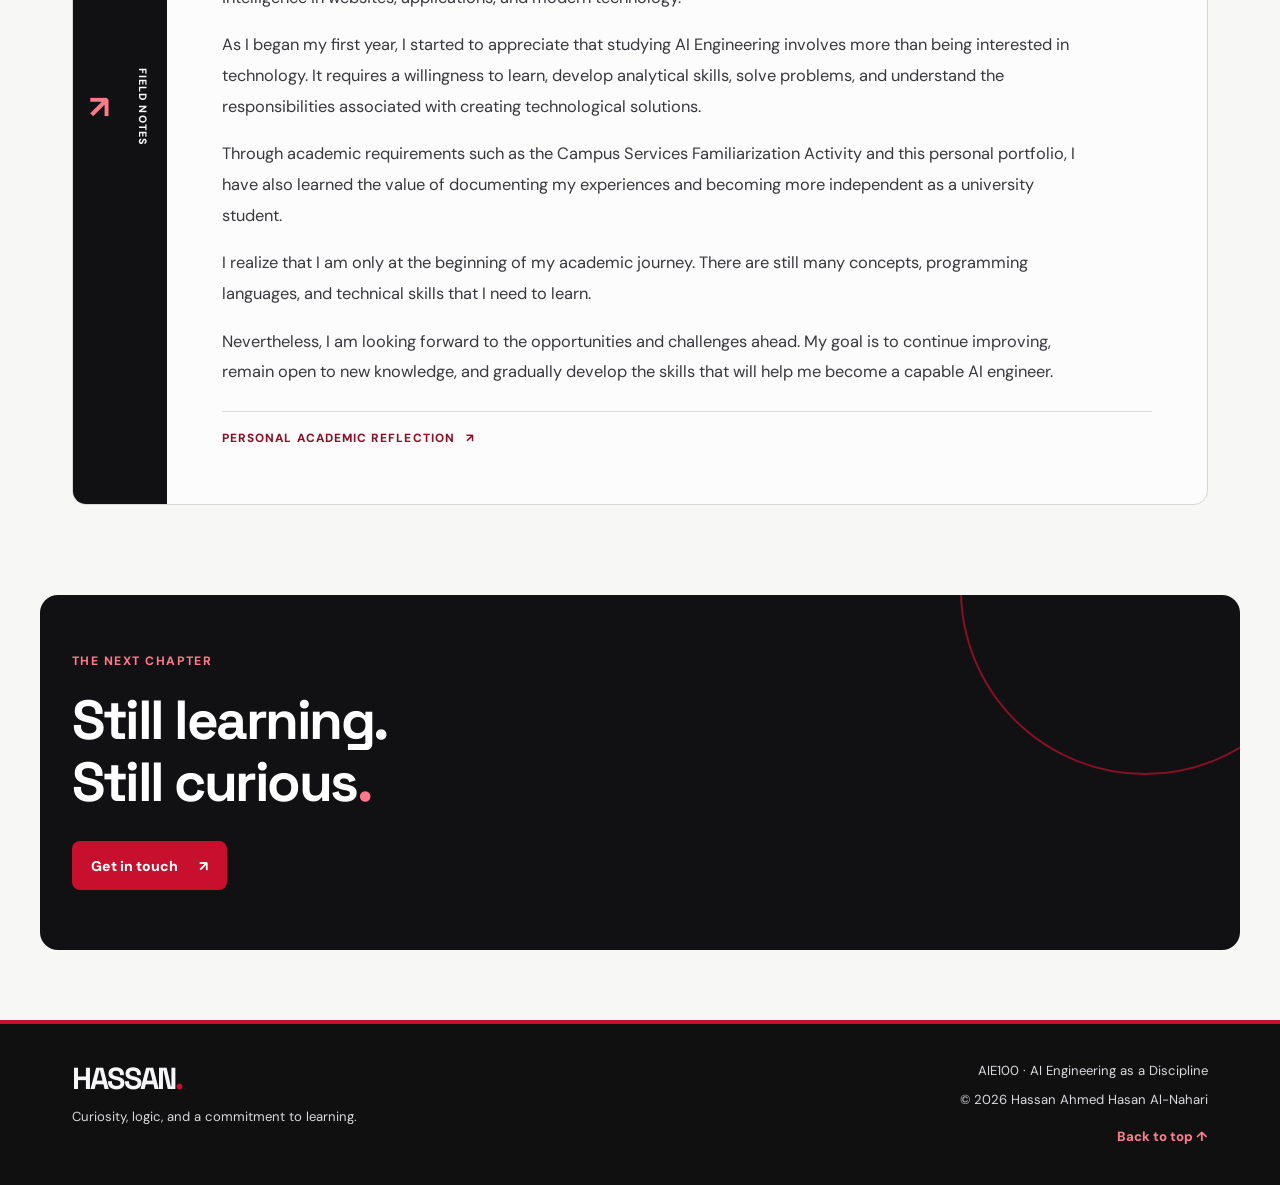
<file: reflections.html>
<!DOCTYPE html>

<html lang="en">
<head>
<meta charset="utf-8"/>
<meta content="width=device-width,initial-scale=1" name="viewport"/>
<meta content="#111113" name="theme-color"/>
<meta content="Academic portfolio of Hassan Ahmed Hasan Al-Nahari, first-year AI Engineering student. Explore my journey, work, reflections, and contact information." name="description"/>
<meta content="website" property="og:type"/>
<meta content="Hassan Al-Nahari | AI Engineering Portfolio" property="og:title"/>
<meta content="Meet Hassan Al-Nahari, a first-year AI Engineering student at Mapúa University. Projects, personal reflections, and academic progress." property="og:description"/>
<link href="assets/icons/favicon.svg" rel="icon" type="image/svg+xml"/>
<link href="assets/styles.css" rel="stylesheet"/>
<script defer="" src="assets/script.js"></script>
<title>Reflections | Hassan Al-Nahari</title>
</head>
<body data-page="reflections">
<a class="skip-link" href="#main">Skip to main content</a>
<div aria-hidden="true" class="ambient ambient-one"></div><div aria-hidden="true" class="ambient ambient-two"></div>
<header class="site-header" id="top">
<div class="container nav-shell">
<a aria-label="Hassan Al-Nahari — home" class="brand" href="index.html"><span aria-hidden="true" class="brand-mark">H<span class="brand-spark">✳</span></span><span class="brand-text"><strong>HASSAN<span class="brand-dot">.</span></strong><small>AI ENGINEERING / YEAR 01</small></span></a>
<button aria-controls="site-nav" aria-expanded="false" aria-label="Toggle navigation" class="nav-toggle"><span></span><span></span><span></span></button>
<nav aria-label="Main navigation" class="site-nav" id="site-nav">
<a data-nav="home" href="index.html">Home</a>
<a data-nav="about" href="about.html">About me</a>
<a data-nav="portfolio" href="portfolio.html">Portfolio</a>
<a data-nav="reflections" href="reflections.html">Reflections</a>
<a class="nav-contact" data-nav="contact" href="contact.html">Let's connect <span aria-hidden="true">↗</span></a>
</nav>
</div>
</header>
<main id="main">
<section class="page-intro container"><p class="kicker">03 / REFLECTIONS &amp; BLOG</p><div class="page-intro-row"><h1>Learning out loud.<br/><span class="accent">Growing with purpose.</span></h1><p>A few honest notes on coursework, new experiences, and what I’m learning along the way.</p></div></section><nav aria-label="Jump to a reflection" class="container jump-nav"><span>JUMP TO ENTRY</span><a href="#new-direction">01 · Choosing AI</a><a href="#lab-learning">02 · Mathematics and data</a><a href="#learning-from-errors">03 · Learning from errors</a><a href="#campus-reflection">04 · Campus experience</a></nav><section class="container section-short" id="new-direction"><article class="journal-feature journal-feature-compact"><div class="journal-side"><span>FIELD NOTES</span><span class="journal-star">✳</span><span>ENTRY 01 / 04</span></div><div class="journal-main"><p class="kicker">REFLECTION 01 — HOW I CHOSE MY PROGRAM</p><h2 class="reflection-heading">Choosing AI Engineering<span class="accent">.</span></h2><div class="rich-content"><p>Biology was originally my first choice when I was deciding which college program to pursue. I have always been interested in science and in understanding how living things work.</p>
<p>As I thought more about my strengths and interests, I noticed how much I enjoyed mathematics, logical problems, and working with numbers. Engineering had also been a field that caught my attention for a long time.</p>
<p>AI Engineering appealed to me because it brings those interests together with programming and technology. I am particularly curious about how data and mathematical ideas are used to make the intelligent features we see in everyday applications.</p>
<p>I am still discovering which area of AI I want to pursue. For now, choosing this program feels like a good start, and I look forward to learning what I can do with it.</p>
</div><span class="entry-mark">PERSONAL ACADEMIC REFLECTION <span aria-hidden="true">↗</span></span></div></article></section><section class="container section-short" id="lab-learning"><article class="journal-feature journal-feature-compact journal-feature-blue"><div class="journal-side"><span>FIELD NOTES</span><span class="journal-star">∑</span><span>ENTRY 02 / 04</span></div><div class="journal-main"><p class="kicker">REFLECTION 02 — WHAT LABORATORY EXPERIMENTS HAVE TAUGHT ME</p><h2 class="reflection-heading">The Importance of Mathematics and Data<span class="accent">.</span></h2><div class="rich-content"><p>One of the things I appreciate about my academic experiences is how mathematics can be applied to real situations.</p>
<p>During our General Chemistry Laboratory activities, we performed experiments that required measurements, formulas, calculations, and careful interpretation of results.</p>
<p>At first, these activities might seem unrelated to Artificial Intelligence Engineering. However, they helped me recognize the importance of working with reliable numerical information.</p>
<p>For example, determining the acetic acid concentration in vinegar and measuring dissolved oxygen in water showed me how raw observations can be transformed into meaningful results through mathematical analysis.</p>
<p>I also learned that using the correct equation is not enough. The accuracy of the final answer depends on the quality of the measurements and the proper interpretation of the data.</p>
<p>I believe these experiences will be useful as I eventually study programming, data analysis, machine learning, and other AI-related subjects.</p>
</div><span class="entry-mark">PERSONAL ACADEMIC REFLECTION <span aria-hidden="true">↗</span></span></div></article></section><section class="container section-short" id="learning-from-errors"><article class="journal-feature journal-feature-compact"><div class="journal-side"><span>FIELD NOTES</span><span class="journal-star">∆</span><span>ENTRY 03 / 04</span></div><div class="journal-main"><p class="kicker">REFLECTION 03 — WHY ACCURACY AND CRITICAL THINKING MATTER</p><h2 class="reflection-heading">Learning from Errors and Unexpected Results<span class="accent">.</span></h2><div class="rich-content"><p>One important lesson I learned from laboratory work is that experimental results do not always turn out exactly as expected.</p>
<p>During our activities, differences between measurements and unexpected calculated values reminded me that errors can occur even when procedures are followed carefully.</p>
<p>Instead of treating these differences as simple mistakes, I learned that it is important to identify their possible causes and understand how they affect the final results.</p>
<p>This experience helped me appreciate the value of patience, accuracy, and critical thinking.</p>
<p>As someone pursuing AI Engineering, I believe this is an important mindset to develop. Whether I am solving mathematical problems, writing computer programs, or eventually developing AI systems, I will need to check my work, recognize possible errors, and find ways to improve my solutions.</p>
<p>I am still learning, but I now understand that making mistakes can become a valuable part of the learning process when I take the time to understand them.</p>
</div><span class="entry-mark">PERSONAL ACADEMIC REFLECTION <span aria-hidden="true">↗</span></span></div></article></section><section class="container section-short" id="campus-reflection"><article class="journal-feature journal-feature-compact journal-feature-blue"><div class="journal-side"><span>FIELD NOTES</span><span class="journal-star">↗</span><span>ENTRY 04 / 04</span></div><div class="journal-main"><p class="kicker">REFLECTION 04 — AI ENGINEERING AS A DISCIPLINE</p><h2 class="reflection-heading">My First Steps as an AI Engineering Student<span class="accent">.</span></h2><div class="rich-content"><p>My experience in AI Engineering as a Discipline has helped me think more seriously about my chosen program and what it means to pursue engineering.</p>
<p>Before entering the program, I was mainly interested in mathematics and the growing presence of artificial intelligence in websites, applications, and modern technology.</p>
<p>As I began my first year, I started to appreciate that studying AI Engineering involves more than being interested in technology. It requires a willingness to learn, develop analytical skills, solve problems, and understand the responsibilities associated with creating technological solutions.</p>
<p>Through academic requirements such as the Campus Services Familiarization Activity and this personal portfolio, I have also learned the value of documenting my experiences and becoming more independent as a university student.</p>
<p>I realize that I am only at the beginning of my academic journey. There are still many concepts, programming languages, and technical skills that I need to learn.</p>
<p>Nevertheless, I am looking forward to the opportunities and challenges ahead. My goal is to continue improving, remain open to new knowledge, and gradually develop the skills that will help me become a capable AI engineer.</p>
</div><span class="entry-mark">PERSONAL ACADEMIC REFLECTION <span aria-hidden="true">↗</span></span></div></article></section><section class="container closing-cta"><p>THE NEXT CHAPTER</p><h2>Still learning.<br/>Still curious<span class="accent">.</span></h2><a class="button button-primary" href="contact.html">Get in touch <span aria-hidden="true">↗</span></a></section>
</main>
<footer class="site-footer">
<div class="container footer-inner">
<div><a class="footer-brand" href="index.html">HASSAN<span class="brand-dot">.</span></a><p>Curiosity, logic, and a commitment to learning.</p></div>
<div class="footer-right"><p>AIE100 · AI Engineering as a Discipline</p><p>© <span id="current-year">2026</span> Hassan Ahmed Hasan Al-Nahari</p><a class="footer-top" href="#top">Back to top ↑</a></div>
</div>
</footer>
</body>
</html>
</file>
<file: assets/styles.css>
@import url('https://fonts.googleapis.com/css2?family=DM+Sans:wght@400;500;600;700;800&family=Space+Grotesk:wght@400;500;600;700&display=swap');

/* HASSAN / AIE100 — accessible black, white and red editorial design */
:root {
  --black:#111113; --black-2:#1c1c1f; --black-3:#2d2d31;
  --white:#fff; --paper:#f7f7f6; --paper-2:#ededec;
  --text:#1a1a1c; --muted:#505056; --line:#dedee0;
  --red:#c8102e; --red-hover:#a50c25; --red-light:#ff586d;
  --max:1200px; --radius:16px;
}
*,*::before,*::after{box-sizing:border-box}
html{scroll-behavior:smooth;scroll-padding-top:105px}
body{margin:0;background:var(--paper);color:var(--text);font:400 16px/1.75 'DM Sans',Arial,sans-serif;overflow-x:hidden}
::selection{background:var(--red);color:white}
a{color:inherit;text-decoration:none}
button{font:inherit;cursor:pointer}
a,button{-webkit-tap-highlight-color:transparent}
:focus-visible{outline:3px solid var(--red);outline-offset:4px}
p,h1,h2,h3,h4{margin:0}
p{color:var(--muted)}
h1,h2,h3,h4{font-family:'Space Grotesk','DM Sans',Arial,sans-serif;line-height:1.13;letter-spacing:-.045em;color:var(--black)}
h1{font-size:clamp(3.2rem,6.5vw,6.1rem);font-weight:700}
h2{font-size:clamp(2.25rem,4.3vw,4.1rem);font-weight:700}
h3{font-size:1.5rem;font-weight:700}
.container{max-width:var(--max);margin-left:auto;margin-right:auto;padding-left:32px;padding-right:32px}
.ambient{display:none}
.accent,.brand-dot{color:var(--red)}
.kicker,.small-label{font-size:.77rem;line-height:1.45;font-weight:800;letter-spacing:.13em;text-transform:uppercase;color:var(--red)}
.skip-link{position:fixed;left:16px;top:-80px;z-index:100;background:white;color:var(--black);padding:12px 17px;border:2px solid var(--red);border-radius:0 0 9px 9px}
.skip-link:focus{top:0}

/* Strong black navigation with obvious current page */
.site-header{background:var(--black);position:relative;z-index:40;border-bottom:1px solid #343436}
.nav-shell{min-height:90px;display:flex;align-items:center;justify-content:space-between;gap:22px}
.brand{display:inline-flex;align-items:center;gap:12px;flex-shrink:0;color:white}
.brand-mark{width:48px;height:48px;display:flex;align-items:center;justify-content:center;position:relative;background:var(--red);color:#fff;border-radius:9px;font:700 1.85rem/1 'Space Grotesk',sans-serif;letter-spacing:-.12em;padding-right:4px}
.brand-spark{position:absolute;right:4px;top:3px;font-size:.65rem;letter-spacing:0}
.brand-text{display:flex;flex-direction:column;line-height:1.1}
.brand-text strong{font:700 1.2rem 'Space Grotesk',sans-serif;letter-spacing:-.05em}
.brand-text small{margin-top:5px;font-size:.61rem;letter-spacing:.13em;font-weight:700;color:#d4d4d6}
.brand .brand-dot{color:var(--red-light)}
.site-nav{display:flex;align-items:center;gap:clamp(12px,2.1vw,29px)}
.site-nav a{font-size:.85rem;font-weight:700;color:#ebebed;padding:9px 3px;transition:color .15s}
.site-nav a:hover,.site-nav a[aria-current="page"]{color:#ff7b8c}
.site-nav a:not(.nav-contact)[aria-current="page"]{box-shadow:inset 0 -2px 0 var(--red-light)}
.site-nav .nav-contact{background:var(--red);color:#fff;border-radius:8px;padding:12px 17px;display:inline-flex;gap:17px;align-items:center}
.site-nav .nav-contact:hover,.site-nav .nav-contact[aria-current="page"]{background:#ed2b48;color:#fff}
.nav-toggle{display:none;background:none;border:1px solid #555;color:#fff;width:46px;height:43px;border-radius:9px;align-items:center;justify-content:center;flex-direction:column;gap:5px}
.nav-toggle span{display:block;background:#fff;width:21px;height:2px}

/* Page-level composition */
.hero{margin-top:34px;margin-bottom:0;padding-top:64px;padding-bottom:66px;background:var(--black);border-radius:24px;display:grid;grid-template-columns:1.1fr .9fr;align-items:center;gap:50px;position:relative;overflow:hidden}
.hero::before{content:'';position:absolute;inset:auto -15% -90% 40%;aspect-ratio:1;border:1px solid #353538;border-radius:50%;pointer-events:none}
.hero-copy,.hero-visual{position:relative;z-index:1}
.eyebrow{display:flex;align-items:center;gap:12px;flex-wrap:wrap;font-size:.7rem;letter-spacing:.12em;font-weight:800;color:#ececef;margin-bottom:24px}
.status-dot{width:8px;height:8px;border-radius:50%;background:var(--red-light);display:inline-block;box-shadow:0 0 0 5px #ffffff14;flex:none}
.eyebrow-rule{height:1px;width:22px;background:#646467}
.hero h1{color:white;letter-spacing:-.07em;margin-bottom:29px;font-size:clamp(3.2rem,5.6vw,5.55rem)}
.hero .h1-emphasis{color:#ff7180}
.hero .lead,.hero .hero-secondary{color:#e7e7e9;max-width:60ch}
.hero .lead{font-size:1.11rem;line-height:1.7;margin-bottom:18px}
.hero .lead strong{color:#fff}
.hero .hero-secondary{font-size:.95rem;line-height:1.85;margin-bottom:16px}
.hero-actions{margin-top:30px;display:flex;align-items:center;gap:12px;flex-wrap:wrap}
.button{display:inline-flex;align-items:center;justify-content:center;gap:21px;min-height:49px;padding:12px 19px;border-radius:8px;font-weight:800;font-size:.88rem;line-height:1.3;transition:background .2s,transform .2s}
.button:hover{transform:translateY(-2px)}
.button-primary{background:var(--red);color:white}
.button-primary:hover{background:var(--red-hover)}
.button-outline{border:1px solid #a6a6ac;color:white;background:transparent}
.button-outline:hover{background:white;color:var(--black)}
.hero-meta{display:flex;gap:18px;flex-wrap:wrap;margin-top:37px;color:#efeff0;font-size:.82rem}
.hero-meta>span{display:flex;align-items:center;gap:8px}
.meta-icon{display:grid;place-items:center;width:29px;height:29px;border:1px solid #888;border-radius:6px;color:#ff788c;font-size:.61rem;font-weight:800}
.hero-visual{height:490px;border:1px solid #505054;background:radial-gradient(circle at center,#29292e 0,#19191d 45%,#151518 100%);border-radius:20px;overflow:hidden}
.hero-visual::before{content:'';position:absolute;inset:0;background-image:linear-gradient(#ffffff12 1px,transparent 1px),linear-gradient(90deg,#ffffff12 1px,transparent 1px);background-size:40px 40px;opacity:.44}
.hero-visual::after{content:'';inset:12px;position:absolute;border:1px solid #5a5a5f;border-radius:13px;pointer-events:none}
.hero-visual-label,.coordinate{position:absolute;color:#e3e3e5;font-size:.66rem;font-weight:700;letter-spacing:.1em;z-index:2;line-height:1.65}
.top-label{top:30px;left:30px;display:flex;gap:12px;align-items:center}
.bottom-label{right:28px;bottom:30px}.bottom-label span{color:var(--red-light);margin:0 6px}
.orbit{position:absolute;top:50%;left:50%;aspect-ratio:1;transform:translate(-50%,-50%);border-radius:50%;border:1px dashed #a6a6ac70}
.orbit-a{width:77%}.orbit-b{width:57%;border-style:solid;border-color:#c43d557d}.orbit-c{width:92%;border-color:#70707666}
.orbit-point{position:absolute;width:9px;height:9px;border-radius:50%;background:var(--red-light);box-shadow:0 0 18px #ff6178a9}
.orbit-point-a{top:16%;left:45%}.orbit-point-b{bottom:18%;right:18%;width:7px;height:7px}.orbit-point-c{bottom:30%;left:19%;width:6px;height:6px}
.core{position:absolute;inset:31%;display:flex;flex-direction:column;align-items:center;justify-content:center;border-radius:50%;background:#f9f9fa;color:#121214;z-index:1;border:7px solid #cf233d;box-shadow:0 0 0 10px #ba123018}
.core-center{font:700 clamp(3.6rem,6vw,5.8rem)/1.2 'Space Grotesk',sans-serif;letter-spacing:-.14em;color:var(--black)}
.core-center span{font-size:1.3rem;vertical-align:top;letter-spacing:normal;color:var(--red)}
.core-top,.core-bottom{font-size:.55rem;font-weight:800;letter-spacing:.1em;color:#39393e}
.coordinate-left{top:43%;left:22px}.coordinate-right{right:20px;bottom:23%;text-align:right}
.info-ribbon{margin-top:28px;display:grid;grid-template-columns:repeat(3,minmax(0,1fr));border:1px solid var(--line);background:#fff;border-radius:14px;padding-top:19px;padding-bottom:19px}
.ribbon-cell{padding:7px 23px;border-right:1px solid var(--line)}.ribbon-cell:last-child{border-right:none}
.ribbon-cell span{display:block;font-size:.7rem;font-weight:800;letter-spacing:.09em;color:var(--red);margin-bottom:8px}
.ribbon-cell strong{font:700 1.05rem/1.4 'Space Grotesk',sans-serif}
.section{padding-top:95px;padding-bottom:60px}
.section-short{padding-top:40px;padding-bottom:25px}
.section-heading{display:flex;align-items:end;justify-content:space-between;gap:35px;margin-bottom:31px}
.section-heading h2{margin-top:12px}
.section-heading>p{max-width:390px;font-size:.99rem;line-height:1.8;margin-bottom:6px}
.path-grid{display:grid;grid-template-columns:1fr 1fr;gap:16px}
.feature-card{padding:32px;min-height:305px;display:flex;flex-direction:column;border-radius:15px}
.feature-card-dark{background:var(--black);color:#fff}
.feature-card-dark h3,.feature-card-dark p{color:white}
.feature-card-accent{background:var(--red);color:white}
.feature-card-accent h3,.feature-card-accent p{color:white}
.feature-head{display:flex;justify-content:space-between;gap:10px;font-size:.68rem;font-weight:800;letter-spacing:.1em}
.feature-symbol{font:700 5.2rem/1 'Space Grotesk',sans-serif;margin:auto 0 11px;letter-spacing:-.09em;color:#fff}
.feature-symbol span{font-size:2rem;vertical-align:top;margin-left:10px}
.feature-card h3{font-size:1.75rem;margin-bottom:11px}
.feature-card p{line-height:1.7;max-width:43ch;font-size:.92rem}
.center-actions{margin-top:23px}.text-link{font-weight:800;border-bottom:2px solid var(--red);padding-bottom:6px;display:inline-flex;gap:22px}.text-link:hover{color:var(--red)}
.home-work-grid{display:grid;grid-template-columns:repeat(4,minmax(0,1fr));gap:13px;margin-top:31px}
.home-work-grid>a{display:flex;flex-direction:column;gap:10px;position:relative;min-height:220px;border:1px solid #d5d5d8;background:#fff;border-radius:14px;padding:24px;transition:border-color .2s,transform .2s,box-shadow .2s}
.home-work-grid>a:hover{border-color:var(--red);box-shadow:0 12px 26px #0000000e;transform:translateY(-3px)}
.home-work-grid a>span{font-size:.68rem;letter-spacing:.1em;font-weight:800;color:var(--red)}
.home-work-grid h3{font-size:1.32rem;line-height:1.3;margin:11px 0 auto}
.home-work-grid strong{font:700 2rem 'Space Grotesk',sans-serif;color:var(--black);letter-spacing:-.055em}
.home-work-grid strong small{font-size:.84rem;letter-spacing:0}
.home-work-grid i{position:absolute;right:20px;bottom:22px;color:var(--red);font-style:normal;font-size:1.3rem}
.section-feature-strip{display:grid;grid-template-columns:.9fr 1.1fr;gap:45px;border-top:1px solid var(--line);margin-top:40px}
.feature-list{align-self:center}
.feature-list a{display:grid;grid-template-columns:44px 1fr 24px;gap:12px;align-items:center;padding:23px 4px;border-bottom:1px solid #d7d7d7;font:700 1.16rem 'Space Grotesk',sans-serif}
.feature-list a:first-child{border-top:1px solid #d7d7d7}
.feature-list a span:first-child,.feature-list a span:last-child{color:var(--red);font-size:.82rem;font-weight:800}
.feature-list a:hover{color:var(--red)}
.closing-cta{margin-top:65px;margin-bottom:70px;background:var(--black);border-radius:18px;padding-top:56px;padding-bottom:60px;position:relative;overflow:hidden}
.closing-cta::before{content:'';position:absolute;width:370px;height:370px;border:2px solid #c8102e;border-radius:50%;right:-90px;top:-190px;opacity:.65;pointer-events:none}
.closing-cta>p{color:#ff7789;font-size:.76rem;font-weight:800;letter-spacing:.12em;margin-bottom:17px}
.closing-cta h2{color:#fff;margin-bottom:28px;max-width:860px}
.closing-cta .accent{color:#ff7789}
.site-footer{background:#101011;color:#f7f7f9;padding:35px 0;border-top:4px solid var(--red)}
.footer-inner{display:flex;justify-content:space-between;gap:30px}
.footer-brand{font:700 1.9rem 'Space Grotesk',sans-serif;letter-spacing:-.06em}
.footer-inner p{color:#dadade;font-size:.82rem;margin:8px 0 0}
.footer-right{text-align:right}.footer-right p{margin:1px 0 6px}
.footer-top{color:#ff7c8c;font-size:.83rem;font-weight:800;display:inline-block;margin-top:7px}.footer-top:hover{text-decoration:underline}

/* Interior page mastheads */
.page-intro{background:var(--black);border-radius:0 0 22px 22px;padding-top:60px;padding-bottom:62px;position:relative;overflow:hidden}
.page-intro::after{content:'';position:absolute;width:320px;height:320px;border:1px solid #ffffff21;border-radius:50%;right:-80px;top:-160px;pointer-events:none}
.page-intro .kicker{color:#ff8290;margin-bottom:23px}
.page-intro-row{display:flex;align-items:end;justify-content:space-between;gap:35px;position:relative;z-index:1}
.page-intro h1{font-size:clamp(3.15rem,6vw,5.5rem);color:#fff}
.page-intro .accent{color:#ff7686}
.page-intro-row>p{max-width:350px;font-size:1rem;line-height:1.8;color:#efefef;margin-bottom:8px}
.note-panel{background:#fff;border:1px solid var(--line);border-left:6px solid var(--red);border-radius:14px;padding:32px;display:grid;grid-template-columns:1.04fr .96fr;gap:35px;align-items:center}
.note-panel h2{font-size:clamp(1.75rem,3.25vw,3rem);margin:12px 0 0}
.note-panel>p{font-size:.99rem;line-height:1.85;color:#414146}
.note-icon{display:block;color:var(--red);font-size:2.6rem;line-height:1;margin-bottom:7px}
.portfolio-stats{background:#1a1a1c;display:grid;grid-template-columns:repeat(3,1fr);border-radius:13px;overflow:hidden}
.portfolio-stats>div{padding:27px 30px;display:flex;flex-direction:column;gap:6px}
.portfolio-stats>div+div{border-left:1px solid #4e4e52}
.portfolio-stats strong{font:700 2.75rem 'Space Grotesk',sans-serif;color:#fff;letter-spacing:-.05em}
.portfolio-stats span{font-size:.72rem;line-height:1.5;font-weight:800;letter-spacing:.11em;color:#ff8c99}

/* Project articles: one generous reading column instead of cramped text */
.case-grid{display:grid;gap:21px;margin-top:30px}
.case-grid-expanded{grid-template-columns:minmax(0,1fr);max-width:1010px;margin-left:auto;margin-right:auto}
.case-card{padding:36px clamp(26px,5.5vw,60px);min-width:0;background:#fff;border:1px solid #d7d7d9;border-top:5px solid var(--red);border-radius:14px;scroll-margin-top:30px}
.case-top{display:flex;align-items:center;justify-content:space-between;gap:15px;margin-bottom:14px}
.case-index{color:var(--red);font-size:.74rem;letter-spacing:.13em;font-weight:800}
.case-icon{flex:none;display:grid;place-items:center;width:52px;height:52px;border-radius:12px;background:#fff0f2;color:var(--red);font:700 1.85rem 'Space Grotesk',sans-serif}
.case-subject{color:#5c5c60!important;font-size:.78rem!important;font-weight:800;letter-spacing:.08em;line-height:1.6;margin-bottom:13px}
.case-card>h3{font-size:clamp(1.85rem,3.1vw,2.65rem);line-height:1.2;margin-bottom:14px;max-width:28ch}
.case-date{font-size:.74rem;letter-spacing:.11em;color:#67676b;font-weight:700;margin-bottom:25px}
.case-result{background:var(--black);color:#fff;border-radius:12px;padding:23px 26px;display:flex;flex-direction:column;gap:6px;margin:23px 0 29px;max-width:710px}
.case-result>span:first-child{font-size:.73rem;font-weight:800;letter-spacing:.12em;color:#e6e6e7}
.case-result strong{font:700 clamp(2.6rem,5vw,4rem)/1.12 'Space Grotesk',sans-serif;letter-spacing:-.06em;color:#ff7c8d}
.case-result small{font-size:1rem;letter-spacing:0;color:#fff;margin-left:9px;font-weight:600}
.case-result>span:last-child{color:#d4d4d7;font-size:.83rem}
.case-card .case-content{border-top:1px solid var(--line);padding-top:14px}
.rich-content p{font-size:1rem;line-height:1.87;color:#38383d;margin-bottom:17px;max-width:80ch}
.rich-content p:last-child{margin-bottom:0}
.rich-content strong{color:#171719}
.rich-content em{color:#2d2d32}
.rich-content h3{font-size:1.14rem;letter-spacing:-.01em;margin:29px 0 10px;color:var(--black)}
.rich-content h3:first-child{margin-top:10px}
.case-content.rich-content h3{color:#a30b24;text-transform:uppercase;letter-spacing:.07em;font-size:.92rem;margin-top:26px}
.rich-content hr{border:0;border-top:1px solid var(--line);margin:24px 0 0}
.portfolio-footnote{margin:24px auto 0;max-width:1000px;font-size:.84rem;line-height:1.75;border-left:3px solid var(--red);padding-left:17px}

/* About page */
.about-profile-head{display:flex;align-items:center;gap:32px;background:var(--black);padding:28px 34px;border-radius:14px;margin-bottom:20px}
.profile-wordmark{font:700 clamp(3.5rem,7vw,6rem) 'Space Grotesk',sans-serif;letter-spacing:-.09em;color:white;min-width:210px;line-height:1.1}
.profile-wordmark .accent{color:#ff8290;font-size:2.2rem;vertical-align:top;letter-spacing:0}
.about-profile-head .kicker{color:#ff8c99}
.about-profile-head h2{color:white;margin:5px 0 12px;font-size:clamp(2rem,4vw,3.5rem)}
.about-profile-head h2 .accent{color:#ff8c99}
.about-profile-head p:last-child{color:#e5e5e8;font-size:.98rem}
.about-detail-grid{display:grid;grid-template-columns:repeat(2,minmax(0,1fr));gap:19px}
.about-content-panel{background:#fff;border:1px solid var(--line);border-radius:14px;padding:31px;min-width:0;border-top:4px solid var(--red)}
.about-content-panel h2{font-size:clamp(1.7rem,2.7vw,2.5rem);margin:16px 0 22px;line-height:1.2}
.detail-index{font-size:.72rem;letter-spacing:.12em;font-weight:800;color:var(--red)}
.about-quote-panel{background:#1b1b1e;border-color:#1b1b1e}
.about-quote-panel h2,.about-quote-panel .rich-content p,.about-quote-panel .rich-content em{color:#fff}
.about-quote-panel .detail-index{color:#ff8c99}

/* Reflections - paper-like, ideal for longer passages */
.journal-feature{display:grid;grid-template-columns:94px 1fr;align-items:stretch;border-radius:14px;overflow:hidden;border:1px solid #d7d7d9;background:#fff}
.journal-feature-blue{background:#fcfcfc}
.journal-side{display:flex;flex-direction:column;justify-content:space-between;align-items:center;gap:22px;padding:27px 15px;background:var(--black);color:white;font-size:.67rem;letter-spacing:.1em;font-weight:800;text-align:center;writing-mode:vertical-rl;transform:none}
.journal-side .journal-star{font-size:2rem;color:#ff7989;writing-mode:horizontal-tb}
.journal-main{padding:clamp(26px,5vw,55px)}
.journal-main .kicker{margin-bottom:15px;color:#a70b25}
.journal-main h2{font-size:clamp(2rem,3.4vw,3.25rem);line-height:1.18;margin-bottom:25px}
.journal-main .rich-content p{max-width:78ch;font-size:1.025rem}
.entry-mark{display:block;margin-top:23px;padding-top:16px;border-top:1px solid var(--line);font-size:.74rem;letter-spacing:.09em;font-weight:800;color:#8d1027}
.entry-mark span{margin-left:7px}

/* Contact */
.contact-grid{display:grid;grid-template-columns:1.03fr .97fr;gap:27px;align-items:start;padding-top:54px;padding-bottom:48px}
.contact-main{padding:15px 10px 15px 0}
.contact-main h2{margin:13px 0 23px;font-size:clamp(2.2rem,4.1vw,3.85rem)}
.contact-main>p:not(.kicker){font-size:1.01rem;line-height:1.85;max-width:58ch}
.contact-button-row{margin:26px 0 15px}
.contact-main .contact-note{color:#55555a;font-size:.84rem;line-height:1.6}
.contact-methods{display:flex;flex-direction:column;gap:14px}
.contact-card{padding:25px 27px;background:#fff;border:1px solid var(--line);border-radius:13px;border-left:4px solid var(--red)}
.contact-card-top{display:flex;justify-content:space-between;align-items:center;color:var(--red);font-size:.71rem;letter-spacing:.1em;font-weight:800}
.contact-card-top span:last-child{font-size:1.5rem}
.contact-card h3{font-size:1.25rem;margin:12px 0 13px}
.contact-address{display:block;font:700 clamp(1rem,1.7vw,1.25rem)/1.5 'DM Sans',sans-serif;color:var(--black);overflow-wrap:anywhere}
.contact-address:hover{color:var(--red);text-decoration:underline}
.copy-button{background:#f8f8f8;border:1px solid #d4d4d8;border-radius:6px;padding:9px 12px;color:var(--text);font-size:.79rem;font-weight:800;margin-top:16px}
.copy-button:hover{background:var(--black);color:#fff}
.contact-card-mini{background:var(--black);border-color:var(--black)}
.contact-card-mini .small-label{color:#ff8492}
.contact-card-mini p{color:#ececec;font-size:.88rem;line-height:1.75;margin-top:13px}
.contact-card-mini strong{color:#fff}
.quote-band{padding-top:33px;padding-bottom:55px;border-top:1px solid #d5d5d8}
.quote-band>p{color:var(--black);font:700 clamp(1.45rem,2.5vw,2.35rem)/1.45 'Space Grotesk',sans-serif;max-width:32ch}
.quote-band>span{display:block;margin-top:12px;color:var(--red);font-weight:800;font-size:.78rem;letter-spacing:.1em}

/* Jump navigation on the two text-dense pages */
.jump-nav{display:flex;align-items:center;flex-wrap:wrap;gap:9px;margin-top:20px;margin-bottom:18px}
.jump-nav>span{font-size:.73rem;font-weight:800;letter-spacing:.1em;color:#626267;margin-right:10px}
.jump-nav a{border:1px solid #c7c7cb;border-radius:7px;background:#fff;color:var(--black);font-size:.8rem;font-weight:700;padding:9px 12px}
.jump-nav a:hover,.jump-nav a:focus-visible{background:var(--black);color:#fff;border-color:var(--black)}

@media(max-width:1050px){
  .hero{grid-template-columns:1fr 0.88fr;gap:26px;padding-top:48px;padding-bottom:48px}
  .hero-visual{height:420px}.core{inset:30%}.home-work-grid{grid-template-columns:repeat(2,minmax(0,1fr))}
  .hero h1{font-size:clamp(3rem,5.5vw,4.6rem)}
}
@media(max-width:790px){
  .container{padding-left:24px;padding-right:24px}
  .nav-shell{min-height:76px}.nav-toggle{display:flex}
  .site-nav{display:none;position:absolute;top:100%;left:0;right:0;background:#19191b;border-top:1px solid #424246;padding:15px 24px 25px;box-shadow:0 14px 22px #00000036;flex-direction:column;align-items:stretch;gap:5px}
  .site-nav.is-open{display:flex}.site-nav a{padding:12px}.site-nav .nav-contact{justify-content:space-between;margin-top:9px}
  .site-nav a:not(.nav-contact)[aria-current="page"]{box-shadow:inset 3px 0 0 var(--red-light)}
  .hero{grid-template-columns:1fr;gap:33px;margin-top:18px}.hero-visual{height:420px;max-width:none}
  .section-heading,.page-intro-row{flex-direction:column;align-items:flex-start;gap:18px}
  .page-intro-row>p,.section-heading>p{max-width:70ch}
  .info-ribbon{grid-template-columns:1fr;gap:10px}.ribbon-cell{border-right:0;border-bottom:1px solid var(--line);padding:12px 10px}.ribbon-cell:last-child{border-bottom:0}
  .section{padding-top:75px;padding-bottom:45px}
  .section-feature-strip{grid-template-columns:1fr;gap:20px}
  .about-detail-grid,.contact-grid{grid-template-columns:1fr}
  .about-profile-head{gap:23px}.profile-wordmark{min-width:120px}
  .note-panel{grid-template-columns:1fr;gap:17px}
  .contact-main{padding:0}
}
@media(max-width:560px){
  body{font-size:15.5px}.container{padding-left:19px;padding-right:19px}
  .brand-mark{height:42px;width:42px}.brand-text strong{font-size:1.1rem}.brand-text small{font-size:.54rem}
  .hero{padding-top:38px;padding-bottom:34px;border-radius:15px;gap:25px}
  .hero h1{font-size:clamp(2.9rem,10.6vw,4.05rem)}
  .hero-visual{height:315px}.top-label{top:22px;left:19px}.bottom-label{bottom:20px;right:18px}
  .core{inset:30%;border-width:5px}.core-center{font-size:3.3rem}.core-center span{font-size:.85rem}
  .core-top,.core-bottom{font-size:.37rem;letter-spacing:.06em}.coordinate{font-size:.47rem}.coordinate-left{left:12px}.coordinate-right{right:11px}
  .hero-meta{margin-top:28px}.hero-actions{align-items:stretch}.hero-actions .button{flex:1 1 160px;gap:7px}
  .info-ribbon{margin-top:17px}.section{padding-top:60px;padding-bottom:40px}
  .path-grid,.home-work-grid{grid-template-columns:1fr}.feature-card{min-height:260px;padding:27px}
  .home-work-grid>a{min-height:165px}.home-work-grid h3{font-size:1.38rem}
  .closing-cta{margin-top:45px;margin-bottom:47px;padding-top:42px;padding-bottom:44px}
  .footer-inner{flex-direction:column}.footer-right{text-align:left}
  .page-intro{padding-top:41px;padding-bottom:42px;border-radius:0 0 15px 15px}
  .page-intro h1{font-size:clamp(2.75rem,10vw,4.1rem);overflow-wrap:break-word}
  .section-short{padding-top:24px;padding-bottom:17px}
  .about-profile-head{flex-direction:column;align-items:flex-start;padding:24px}
  .about-content-panel,.note-panel{padding:23px}
  .portfolio-stats{grid-template-columns:1fr}.portfolio-stats>div{padding:19px 22px}.portfolio-stats>div+div{border-left:0;border-top:1px solid #4e4e52}
  .case-card{padding:25px 22px}.case-top{align-items:flex-start}.case-card>h3{font-size:1.8rem}.case-result{padding:20px 19px}.case-result strong{font-size:3rem}.case-result small{font-size:.82rem}
  .journal-feature{grid-template-columns:1fr}.journal-side{writing-mode:horizontal-tb;display:flex;flex-direction:row;padding:12px 20px;gap:5px}.journal-side .journal-star{font-size:1.3rem}
  .journal-main{padding:24px}.journal-main h2{font-size:2rem}.rich-content p,.journal-main .rich-content p{font-size:.98rem;line-height:1.8}
  .contact-card{padding:22px}.quote-band{padding-bottom:40px}
}
@media(prefers-reduced-motion:reduce){html{scroll-behavior:auto}*,*::before,*::after{animation-duration:0.01ms!important;transition-duration:0.01ms!important}}

/* Focused enhancements to the user-supplied ZIP: real profile portrait and compact readable About layout. */
.about-profile-head{align-items:stretch;gap:34px;padding:26px 30px}
.portrait-frame{width:214px;min-width:214px;height:252px;flex-shrink:0;overflow:hidden;border-radius:10px;background:#252527;border:1px solid #55545a}
.portrait-frame img{width:100%;height:100%;object-fit:cover;object-position:center 27%;display:block}
.profile-intro{display:flex;flex-direction:column;justify-content:center;min-width:0}
.about-profile-head .profile-intro h2{font-size:clamp(1.8rem,3.3vw,3.1rem);line-height:1.16;margin:7px 0 14px;letter-spacing:-.04em}
.profile-intro>p:last-of-type{max-width:57ch;line-height:1.72}
.profile-tags{display:flex;flex-wrap:wrap;gap:7px;margin-top:20px}
.profile-tags span{font-size:.72rem;font-weight:700;color:#f6f5f5;border:1px solid #6f6d70;border-radius:5px;padding:6px 9px;line-height:1.4}
.about-personal-panel{background:#fdfafa;border-top-color:#2d2d31}
.about-personal-panel .rich-content em{font-weight:700;color:#242427}
.about-content-panel .rich-content p{max-width:64ch}
@media(max-width:790px){.portrait-frame{width:185px;min-width:185px;height:220px}.about-profile-head{gap:22px}}
@media(max-width:560px){.about-profile-head{padding:19px;gap:20px}.portrait-frame{width:100%;min-width:0;height:auto;aspect-ratio:4/3}.portrait-frame img{object-position:center 25%}.profile-intro{width:100%}.about-profile-head .profile-intro h2{font-size:1.9rem}.profile-tags{margin-top:14px}}

/* Portrait text contrast and more useful crop at phone widths. */
.about-profile-head .profile-intro>p:not(.kicker){color:#e5e5e8!important}
@media(max-width:560px){.portrait-frame{aspect-ratio:1/1}.portrait-frame img{object-position:center 26%}}
</file>
